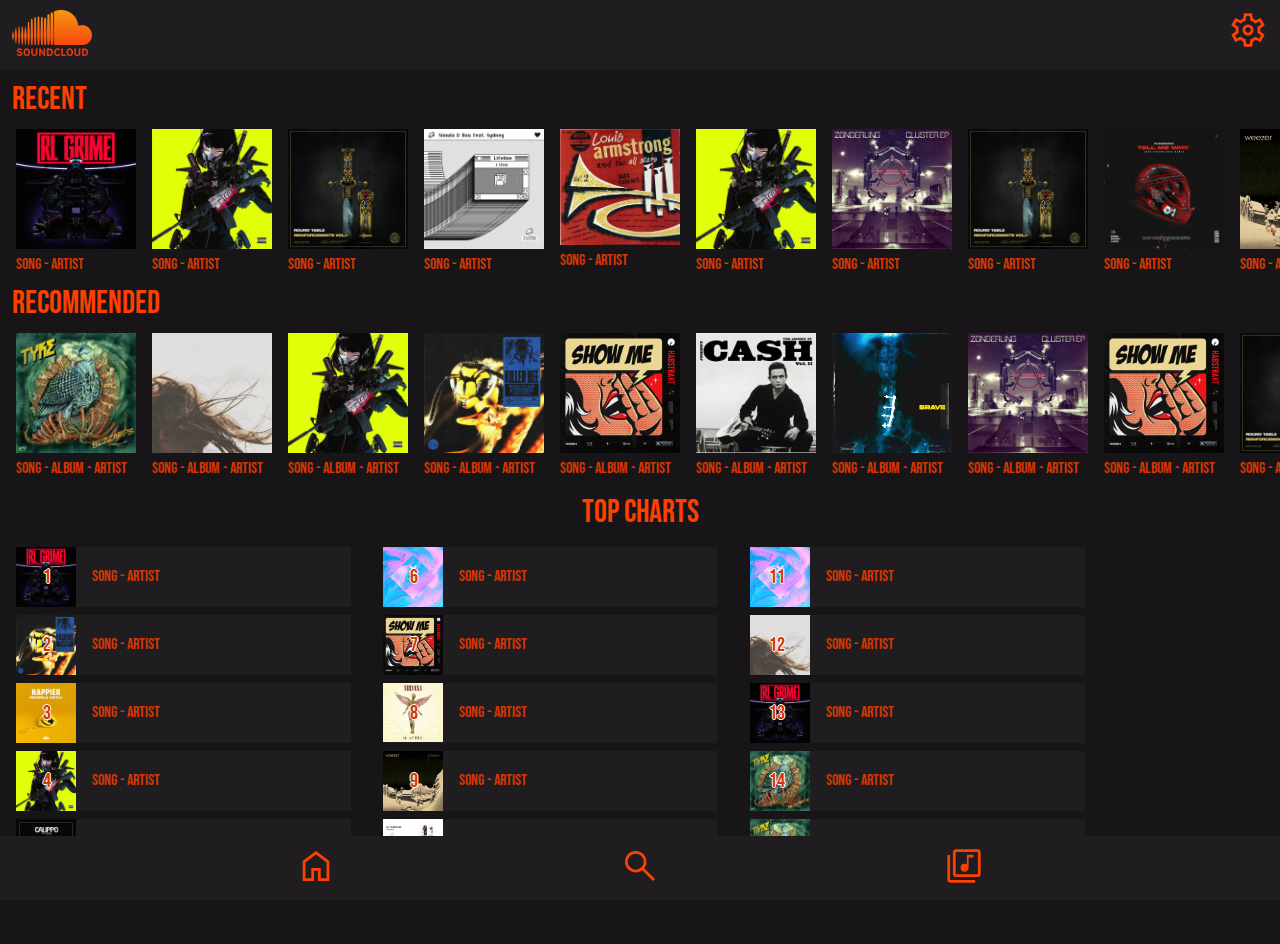
<file: index.html>
<!DOCTYPE html>
<html lang="en">

<head>
  <meta charset="UTF-8">
  <meta http-equiv="X-UA-Compatible" content="IE=edge">
  <meta name="viewport" content="width=device-width, initial-scale=1.0">
  <title>SoundCloud</title>
  <link rel="stylesheet" href="./css/main.css">
  <link rel="stylesheet" href="./css/search.css">
  <link rel="icon" type="image/png" href="images/favicon (5).ico">

  <link rel="preconnect" href="https://fonts.googleapis.com">
  <link rel="preconnect" href="https://fonts.gstatic.com" crossorigin>
  <link href="https://fonts.googleapis.com/css2?family=Creepster&display=swap" rel="stylesheet">

  <link rel="preconnect" href="https://fonts.googleapis.com">
  <link rel="preconnect" href="https://fonts.gstatic.com" crossorigin>
  <link href="https://fonts.googleapis.com/css2?family=Bebas+Neue&display=swap" rel="stylesheet">
</head>


<body>

  <header>

    <a href="index.html"><img class="logo" src="/images/SClogo.png" alt="Logo"></a>
    <a href="settings.html"><img class="icon" src="/icons/settings.svg" alt="settings"></a>

  </header>

  <div class="contentContainer">
    <div class="disTxt">
      Recent
    </div>
  
    <div class="Recommended">
      <div class="display">
        <a href="song.html">
          <img class="cover albumImage" alt="album cover">
        </a>
        <p>Song - artist</p>
      </div>    
      <div class="display">
        <a href="song.html">
          <img class="cover albumImage" alt="album cover">
        </a>
        <p>Song - artist</p>
      </div>
      <div class="display">
        <a href="song.html">
          <img class="cover albumImage" alt="album cover">
        </a>
        <p>Song - artist</p>
      </div>
      <div class="display">
        <a href="song.html">
          <img class="cover albumImage" alt="album cover">
        </a>
        <p>Song - artist</p>
      </div>
      <div class="display">
        <a href="song.html">
          <img class="cover albumImage" alt="album cover">
        </a>
        <p>Song - artist</p>
      </div>
      <div class="display">
        <a href="song.html">
          <img class="cover albumImage" alt="album cover">
        </a>
        <p>Song - artist</p>
      </div>
      <div class="display">
        <a href="song.html">
          <img class="cover albumImage" alt="album cover">
        </a>
        <p>Song - artist</p>
      </div>
      <div class="display">
        <a href="song.html">
          <img class="cover albumImage" alt="album cover">
        </a>
        <p>Song - artist</p>
      </div>
      <div class="display">
        <a href="song.html">
          <img class="cover albumImage" alt="album cover">
        </a>
        <p>Song - artist</p>
      </div>
      <div class="display">
        <a href="song.html">
          <img class="cover albumImage" alt="album cover">
        </a>
        <p>Song - artist</p>
      </div>
    </div>
  
    <div class="disTxt">
      Recommended
    </div>
  
    <div class="Recommended">
      <div class="display">
        <a href="playlist.html">
         <img class="cover albumImage" alt="album cover">
         </a>
        <p>Song - album - artist</p>
      </div>
      <div class="display">
        <a href="playlist.html">
         <img class="cover albumImage" alt="album cover">
         </a>
        <p>Song - album - artist</p>
      </div>
      <div class="display">
        <a href="playlist.html">
         <img class="cover albumImage" alt="album cover">
         </a>
        <p>Song - album - artist</p>
      </div>
      <div class="display">
        <a href="playlist.html">
         <img class="cover albumImage" alt="album cover">
         </a>
        <p>Song - album - artist</p>
      </div>
      <div class="display">
        <a href="playlist.html">
         <img class="cover albumImage" alt="album cover">
         </a>
        <p>Song - album - artist</p>
      </div>
      <div class="display">
        <a href="playlist.html">
         <img class="cover albumImage" alt="album cover">
         </a>
        <p>Song - album - artist</p>
      </div>
      <div class="display">
        <a href="playlist.html">
         <img class="cover albumImage" alt="album cover">
         </a>
        <p>Song - album - artist</p>
      </div>
      <div class="display">
        <a href="playlist.html">
         <img class="cover albumImage" alt="album cover">
         </a>
        <p>Song - album - artist</p>
      </div>
      <div class="display">
        <a href="playlist.html">
         <img class="cover albumImage" alt="album cover">
         </a>
        <p>Song - album - artist</p>
      </div>
      <div class="display">
        <a href="playlist.html">
         <img class="cover albumImage" alt="album cover">
         </a>
        <p>Song - album - artist</p>
      </div>
    </div>
  
    <div class="centTxt">
      Top Charts
    </div>
  
    <div class="topChart">
      <div class="chartRow">
      <a href="song.html" class="secretLink">
       <div class="track">
          <img class="smallCover albumImage" alt="album cover">
          <p>Song - artist</p>
          <p class="posNum">1</p>
        </div>
      </a>
      <a href="song.html" class="secretLink">
        <div class="track">
           <img class="smallCover albumImage" alt="album cover">
           <p>Song - artist</p>
           <p class="posNum">2</p>
         </div>
       </a>
       <a href="song.html" class="secretLink">
        <div class="track">
           <img class="smallCover albumImage" alt="album cover">
           <p>Song - artist</p>
           <p class="posNum">3</p>
         </div>
       </a>
       <a href="song.html" class="secretLink">
        <div class="track">
           <img class="smallCover albumImage" alt="album cover">
           <p>Song - artist</p>
           <p class="posNum">4</p>
         </div>
       </a>
       <a href="song.html" class="secretLink">
        <div class="track">
           <img class="smallCover albumImage" alt="album cover">
           <p>Song - artist</p>
           <p class="posNum">5</p>
         </div>
       </a>
      </div>
      <div class="chartRow">
        <a href="song.html" class="secretLink">
          <div class="track">
             <img class="smallCover albumImage" alt="album cover">
             <p>Song - artist</p>
             <p class="posNum">6</p>
           </div>
         </a>
         <a href="song.html" class="secretLink">
          <div class="track">
             <img class="smallCover albumImage" alt="album cover">
             <p>Song - artist</p>
             <p class="posNum">7</p>
           </div>
         </a>
         <a href="song.html" class="secretLink">
          <div class="track">
             <img class="smallCover albumImage" alt="album cover">
             <p>Song - artist</p>
             <p class="posNum">8</p>
           </div>
         </a>
         <a href="song.html" class="secretLink">
          <div class="track">
             <img class="smallCover albumImage" alt="album cover">
             <p>Song - artist</p>
             <p class="posNum">9</p>
           </div>
         </a>
         <a href="song.html" class="secretLink">
          <div class="track">
             <img class="smallCover albumImage" alt="album cover">
             <p>Song - artist</p>
             <p class="posNum">10</p>
           </div>
         </a>
      </div>
      <div class="chartRow">
        <a href="song.html" class="secretLink">
          <div class="track">
             <img class="smallCover albumImage" alt="album cover">
             <p>Song - artist</p>
             <p class="posNum">11</p>
           </div>
         </a>
         <a href="song.html" class="secretLink">
          <div class="track">
             <img class="smallCover albumImage" alt="album cover">
             <p>Song - artist</p>
             <p class="posNum">12</p>
           </div>
         </a>
         <a href="song.html" class="secretLink">
          <div class="track">
             <img class="smallCover albumImage" alt="album cover">
             <p>Song - artist</p>
             <p class="posNum">13</p>
           </div>
         </a>
         <a href="song.html" class="secretLink">
          <div class="track">
             <img class="smallCover albumImage" alt="album cover">
             <p>Song - artist</p>
             <p class="posNum">14</p>
           </div>
         </a>
         <a href="song.html" class="secretLink">
          <div class="track">
             <img class="smallCover albumImage" alt="album cover">
             <p>Song - artist</p>
             <p class="posNum">15</p>
           </div>
         </a>
      </div>
    </div>
  </div>

  <footer>

    <a href="index.html"><img class="icon" src="/icons/home.svg" alt="home"></a>
    <a href="search.html"><img class="icon" src="/icons/search.svg" alt="search"></a>
    <a href="library.html"><img class="icon" src="/icons/library_music.svg" alt="library"></a>


  </footer>


</body>

<script src="script.js"></script>

</html>
</file>
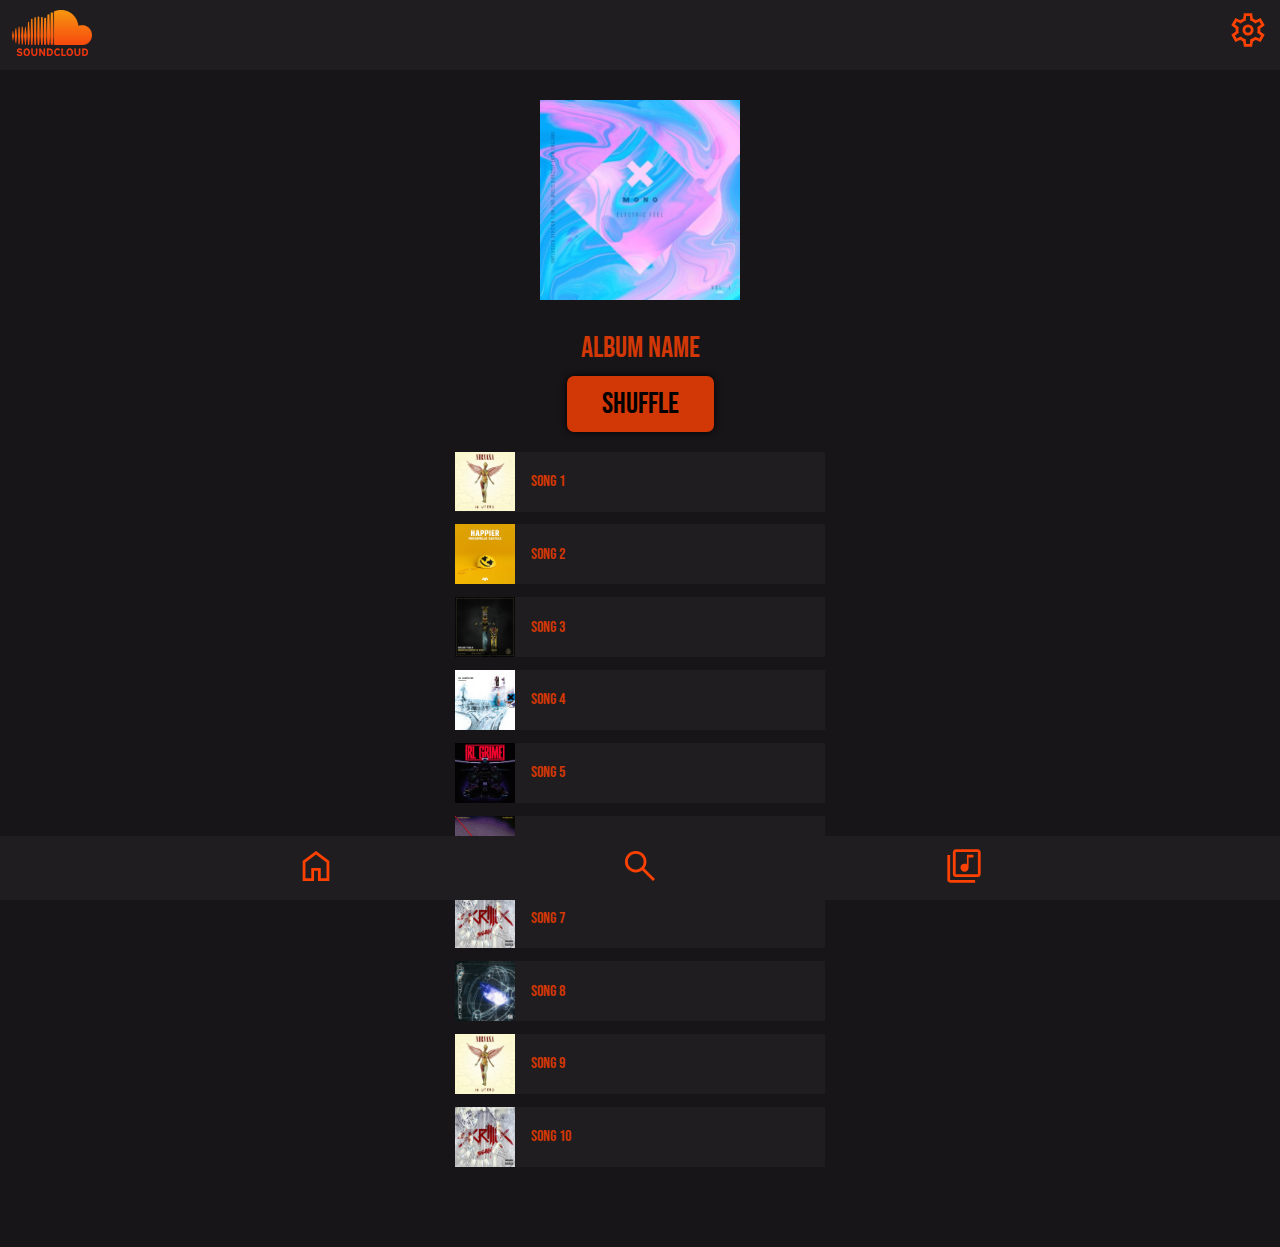
<file: album.html>
<!DOCTYPE html>
<html lang="en">

<head>
  <meta charset="UTF-8">
  <meta http-equiv="X-UA-Compatible" content="IE=edge">
  <meta name="viewport" content="width=device-width, initial-scale=1.0">
  <title>SoundCloud</title>
  <link rel="stylesheet" href="./css/main.css">
  <link rel="stylesheet" href="./css/playlist.css">
  <link rel="icon" type="image/png" href="images/favicon (5).ico">

  <link rel="preconnect" href="https://fonts.googleapis.com">
  <link rel="preconnect" href="https://fonts.gstatic.com" crossorigin>
  <link href="https://fonts.googleapis.com/css2?family=Creepster&display=swap" rel="stylesheet">

  <link rel="preconnect" href="https://fonts.googleapis.com">
  <link rel="preconnect" href="https://fonts.gstatic.com" crossorigin>
  <link href="https://fonts.googleapis.com/css2?family=Bebas+Neue&display=swap" rel="stylesheet">
</head>


<body>

  <header>

    <a href="index.html"><img class="logo" src="/images/SClogo.png" alt="Logo"></a>
    <a href="settings.html"><img class="icon" src="/icons/settings.svg" alt="settings"></a>

  </header>

  <div class=curPly>
<img class="playing albumImage" alt="album cover">

 <div class="songName">
        Album name
    </div>
<a href="song.html" class="secretLink"> 
  <div class="shuffle">
    Shuffle
  </div>
</a>
</div>  


  <div class="libList">
    <a href="song.html" class="secretLink">
        <div class="libSto">
            <img class="smallCover albumImage" alt="album cover">
            <p>Song 1</p>
        </div>
    </a>
    <a href="song.html" class="secretLink">
        <div class="libSto">
            <img class="smallCover albumImage" alt="album cover">
            <p>Song 2</p>
        </div>
    </a>
    <a href="song.html" class="secretLink">
        <div class="libSto">
            <img class="smallCover albumImage" alt="album cover">
            <p>Song 3</p>
        </div>
    </a>
    <a href="song.html" class="secretLink">
        <div class="libSto">
            <img class="smallCover albumImage" alt="album cover">
            <p>Song 4</p>
        </div>
    </a>
    <a href="song.html" class="secretLink">
        <div class="libSto">
            <img class="smallCover albumImage" alt="album cover">
            <p>Song 5</p>
        </div>
    </a>
    <a href="song.html" class="secretLink">
        <div class="libSto">
            <img class="smallCover albumImage" alt="album cover">
            <p>Song 6</p>
        </div>
    </a>
    <a href="song.html" class="secretLink">
        <div class="libSto">
            <img class="smallCover albumImage" alt="album cover">
            <p>Song 7</p>
        </div>
    </a>
    <a href="song.html" class="secretLink">
        <div class="libSto">
            <img class="smallCover albumImage" alt="album cover">
            <p>Song 8</p>
        </div>
    </a>
    <a href="song.html" class="secretLink">
        <div class="libSto">
            <img class="smallCover albumImage" alt="album cover">
            <p>Song 9</p>
        </div>
    </a>
    <a href="song.html" class="secretLink">
        <div class="libSto">
            <img class="smallCover albumImage" alt="album cover">
            <p>Song 10</p>
        </div>
    </a>
    
</div>


  <footer>

    <a href="index.html"><img class="icon" src="/icons/home.svg" alt="home"></a>
    <a href="search.html"><img class="icon" src="/icons/search.svg" alt="search"></a>
    <a href="library.html"><img class="icon" src="/icons/library_music.svg" alt="library"></a>


  </footer>


</body>

<script src="script.js"></script>

</html>
</file>
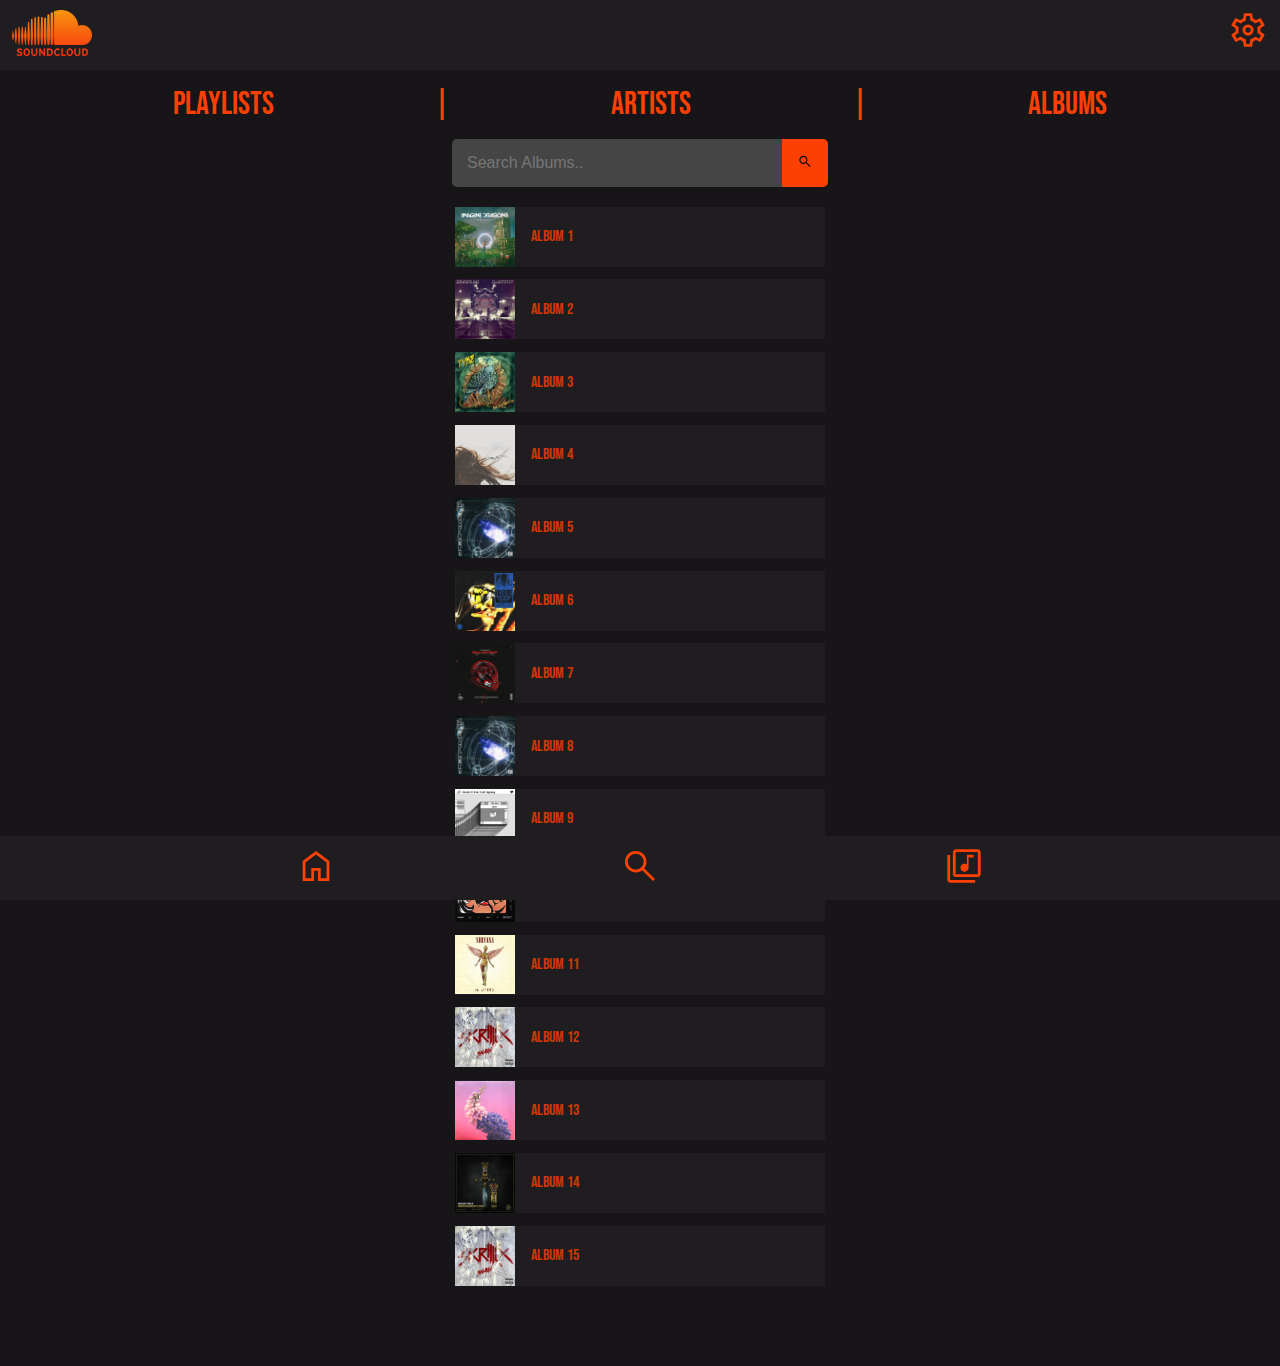
<file: albums.html>
<!DOCTYPE html>
<html lang="en">

<head>
  <meta charset="UTF-8">
  <meta http-equiv="X-UA-Compatible" content="IE=edge">
  <meta name="viewport" content="width=device-width, initial-scale=1.0">
  <title>SoundCloud</title>
  <link rel="stylesheet" href="./css/main.css">
  <link rel="stylesheet" href="./css/library.css">
  <link rel="icon" type="image/png" href="images/favicon (5).ico">

  <link rel="preconnect" href="https://fonts.googleapis.com">
  <link rel="preconnect" href="https://fonts.gstatic.com" crossorigin>
  <link href="https://fonts.googleapis.com/css2?family=Creepster&display=swap" rel="stylesheet">

  <link rel="preconnect" href="https://fonts.googleapis.com">
  <link rel="preconnect" href="https://fonts.gstatic.com" crossorigin>
  <link href="https://fonts.googleapis.com/css2?family=Bebas+Neue&display=swap" rel="stylesheet">
</head>


<body>

    <header>

        <a href="index.html"><img class="logo" src="/images/SClogo.png" alt="Logo"></a>
        <a href="settings.html"><img class="icon" src="/icons/settings.svg" alt="settings"></a>
    
    </header>

    <div class="libDir">
        <div class="playlist">
            <a href="library.html" class="secretLink">Playlists</a> 
        </div>
    |
        <div class="artists">
            <a href="artists.html" class="secretLink">Artists</a>  
        </div>
    |
        <div class="albums">
            <a href="albums.html" class="secretLink">Albums</a>
        </div>
    </div>
      
    <div class="search-container">
        <form>
          <input type="text" placeholder="Search Albums..">
          <button type="submit"><img src="icons/search.svg" alt="Search"></button>
        </form>
    </div>




    <div class="libList">
      <a href="album.html" class="secretLink">
        <div class="libSto">
          <img class="smallCover albumImage" alt="album cover">
          <p>Album 1</p>
        </div>
      </a>
      <a href="album.html" class="secretLink">
        <div class="libSto">
          <img class="smallCover albumImage" alt="album cover">
          <p>Album 2</p>
        </div>
      </a>
      <a href="album.html" class="secretLink">
        <div class="libSto">
          <img class="smallCover albumImage" alt="album cover">
          <p>Album 3</p>
        </div>
      </a>
      <a href="album.html" class="secretLink">
        <div class="libSto">
          <img class="smallCover albumImage" alt="album cover">
          <p>Album 4</p>
        </div>
      </a>
      <a href="album.html" class="secretLink">
        <div class="libSto">
          <img class="smallCover albumImage" alt="album cover">
          <p>Album 5</p>
        </div>
      </a>
      <a href="album.html" class="secretLink">
        <div class="libSto">
          <img class="smallCover albumImage" alt="album cover">
          <p>Album 6</p>
        </div>
      </a>
      <a href="album.html" class="secretLink">
        <div class="libSto">
          <img class="smallCover albumImage" alt="album cover">
          <p>Album 7</p>
        </div>
      </a>
      <a href="album.html" class="secretLink">
        <div class="libSto">
          <img class="smallCover albumImage" alt="album cover">
          <p>Album 8</p>
        </div>
      </a>
      <a href="album.html" class="secretLink">
        <div class="libSto">
          <img class="smallCover albumImage" alt="album cover">
          <p>Album 9</p>
        </div>
      </a>
      <a href="album.html" class="secretLink">
        <div class="libSto">
          <img class="smallCover albumImage" alt="album cover">
          <p>Album 10</p>
        </div>
      </a>
      <a href="album.html" class="secretLink">
        <div class="libSto">
          <img class="smallCover albumImage" alt="album cover">
          <p>Album 11</p>
        </div>
      </a>
      <a href="album.html" class="secretLink">
        <div class="libSto">
          <img class="smallCover albumImage" alt="album cover">
          <p>Album 12</p>
        </div>
      </a>
      <a href="album.html" class="secretLink">
        <div class="libSto">
          <img class="smallCover albumImage" alt="album cover">
          <p>Album 13</p>
        </div>
      </a>
      <a href="album.html" class="secretLink">
        <div class="libSto">
          <img class="smallCover albumImage" alt="album cover">
          <p>Album 14</p>
        </div>
      </a>
      <a href="album.html" class="secretLink">
        <div class="libSto">
          <img class="smallCover albumImage" alt="album cover">
          <p>Album 15</p>
        </div>
      </a>
      
</div>
       
         
       
    


    <footer>

        <a href="index.html"><img class="icon" src="/icons/home.svg" alt="home"></a>
        <a href="search.html"><img class="icon" src="/icons/search.svg" alt="search"></a>
        <a href="library.html"><img class="icon" src="/icons/library_music.svg" alt="library"></a>
    
    
      </footer>
    
    
</body>
    
    <script src="script.js"></script>
    
</html>
</file>
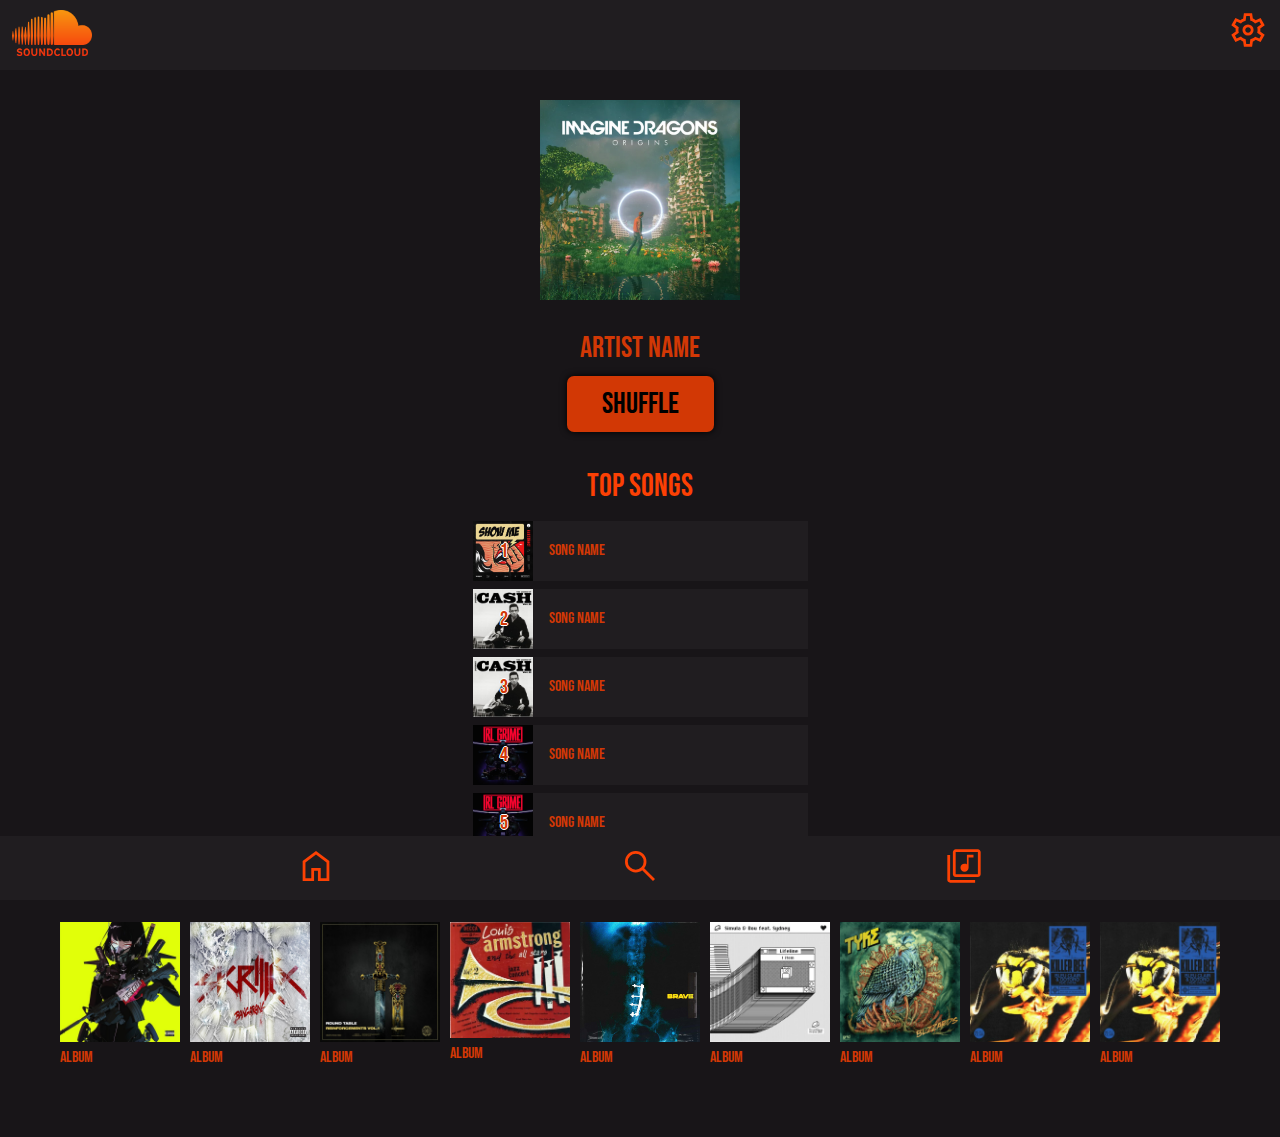
<file: artist.html>
<!DOCTYPE html>
<html lang="en">

<head>
  <meta charset="UTF-8">
  <meta http-equiv="X-UA-Compatible" content="IE=edge">
  <meta name="viewport" content="width=device-width, initial-scale=1.0">
  <title>SoundCloud</title>
  <link rel="stylesheet" href="./css/main.css">
  <link rel="stylesheet" href="./css/playlist.css">
  <link rel="icon" type="image/png" href="images/favicon (5).ico">

  <link rel="preconnect" href="https://fonts.googleapis.com">
  <link rel="preconnect" href="https://fonts.gstatic.com" crossorigin>
  <link href="https://fonts.googleapis.com/css2?family=Creepster&display=swap" rel="stylesheet">

  <link rel="preconnect" href="https://fonts.googleapis.com">
  <link rel="preconnect" href="https://fonts.gstatic.com" crossorigin>
  <link href="https://fonts.googleapis.com/css2?family=Bebas+Neue&display=swap" rel="stylesheet">
</head>


<body>

  <header>

    <a href="index.html"><img class="logo" src="/images/SClogo.png" alt="Logo"></a>
    <a href="settings.html"><img class="icon" src="/icons/settings.svg" alt="settings"></a>

  </header>

  <div class=curPly>
    <img class="playing albumImage" alt="album cover">
    
     <div class="songName">
            Artist name
        </div>
    <a href="song.html" class="secretLink"> 
      <div class="shuffle">
        Shuffle
      </div>
    </a>
    </div>  
    
    <div class="centTxt">
        Top songs
      </div>
    
      
        <div class="chartRowA">
        <a href="song.html" class="secretLink">
         <div class="trackA">
            <img class="smallCover albumImage" alt="album cover">
            <p>song name</p>
            <p class="posNum">1</p>
          </div>
        </a>
        <a href="song.html" class="secretLink">
          <div class="trackA">
             <img class="smallCover albumImage" alt="album cover">
             <p>song name</p>
             <p class="posNum">2</p>
           </div>
         </a>
         <a href="song.html" class="secretLink">
          <div class="trackA">
             <img class="smallCover albumImage" alt="album cover">
             <p>song name</p> 
             <p class="posNum">3</p>
           </div>
         </a>
         <a href="song.html" class="secretLink">
          <div class="trackA">
             <img class="smallCover albumImage" alt="album cover">
             <p>song name</p>
             <p class="posNum">4</p>
           </div>
         </a>
         <a href="song.html" class="secretLink">
          <div class="trackA">
             <img class="smallCover albumImage" alt="album cover">
             <p>song name</p>
             <p class="posNum">5</p>
           </div>
         </a> 
        </div>
    </div>

    <div class="centTxt">
        artists albums
      </div>

        <div class="Recommendedart">
            <div class="displayA"> 
              <a href="album.html" class="secretLink">
                <img class="cover albumImage" alt="album cover">
              </a>
              <p>Album</p>
            </div>   
            <div class="displayA">
              <a href="album.html" class="secretLink">
                <img class="cover albumImage" alt="album cover">
              </a>
              <p>Album</p>
            </div>
            <div class="displayA">
              <a href="album.html" class="secretLink">
                <img class="cover albumImage" alt="album cover">
              </a>
              <p>Album</p>
            </div>
            <div class="displayA">
              <a href="album.html" class="secretLink">
                <img class="cover albumImage" alt="album cover">
              </a>
              <p>Album</p>
            </div>
            <div class="displayA">
              <a href="album.html" class="secretLink">
                <img class="cover albumImage" alt="album cover">
              </a>
              <p>Album</p>
            </div>
            <div class="displayA">
              <a href="album.html" class="secretLink">
                <img class="cover albumImage" alt="album cover">
              </a>
              <p>Album</p>
            </div>
            <div class="displayA">
              <a href="album.html" class="secretLink">
                <img class="cover albumImage" alt="album cover">
              </a>
              <p>Album</p>
            </div>
            <div class="displayA">
              <a href="album.html" class="secretLink">
                <img class="cover albumImage" alt="album cover">
              </a>
              <p>Album</p>
            </div>
            <div class="displayA">
              <a href="album.html" class="secretLink">
                <img class="cover albumImage" alt="album cover">
              </a>
              <p>Album</p>
            </div>
        </div> 
   

   

  <footer>

    <a href="index.html"><img class="icon" src="/icons/home.svg" alt="home"></a>
    <a href="search.html"><img class="icon" src="/icons/search.svg" alt="search"></a>
    <a href="library.html"><img class="icon" src="/icons/library_music.svg" alt="library"></a>


  </footer>


</body>

<script src="script.js"></script>

</html>
</file>
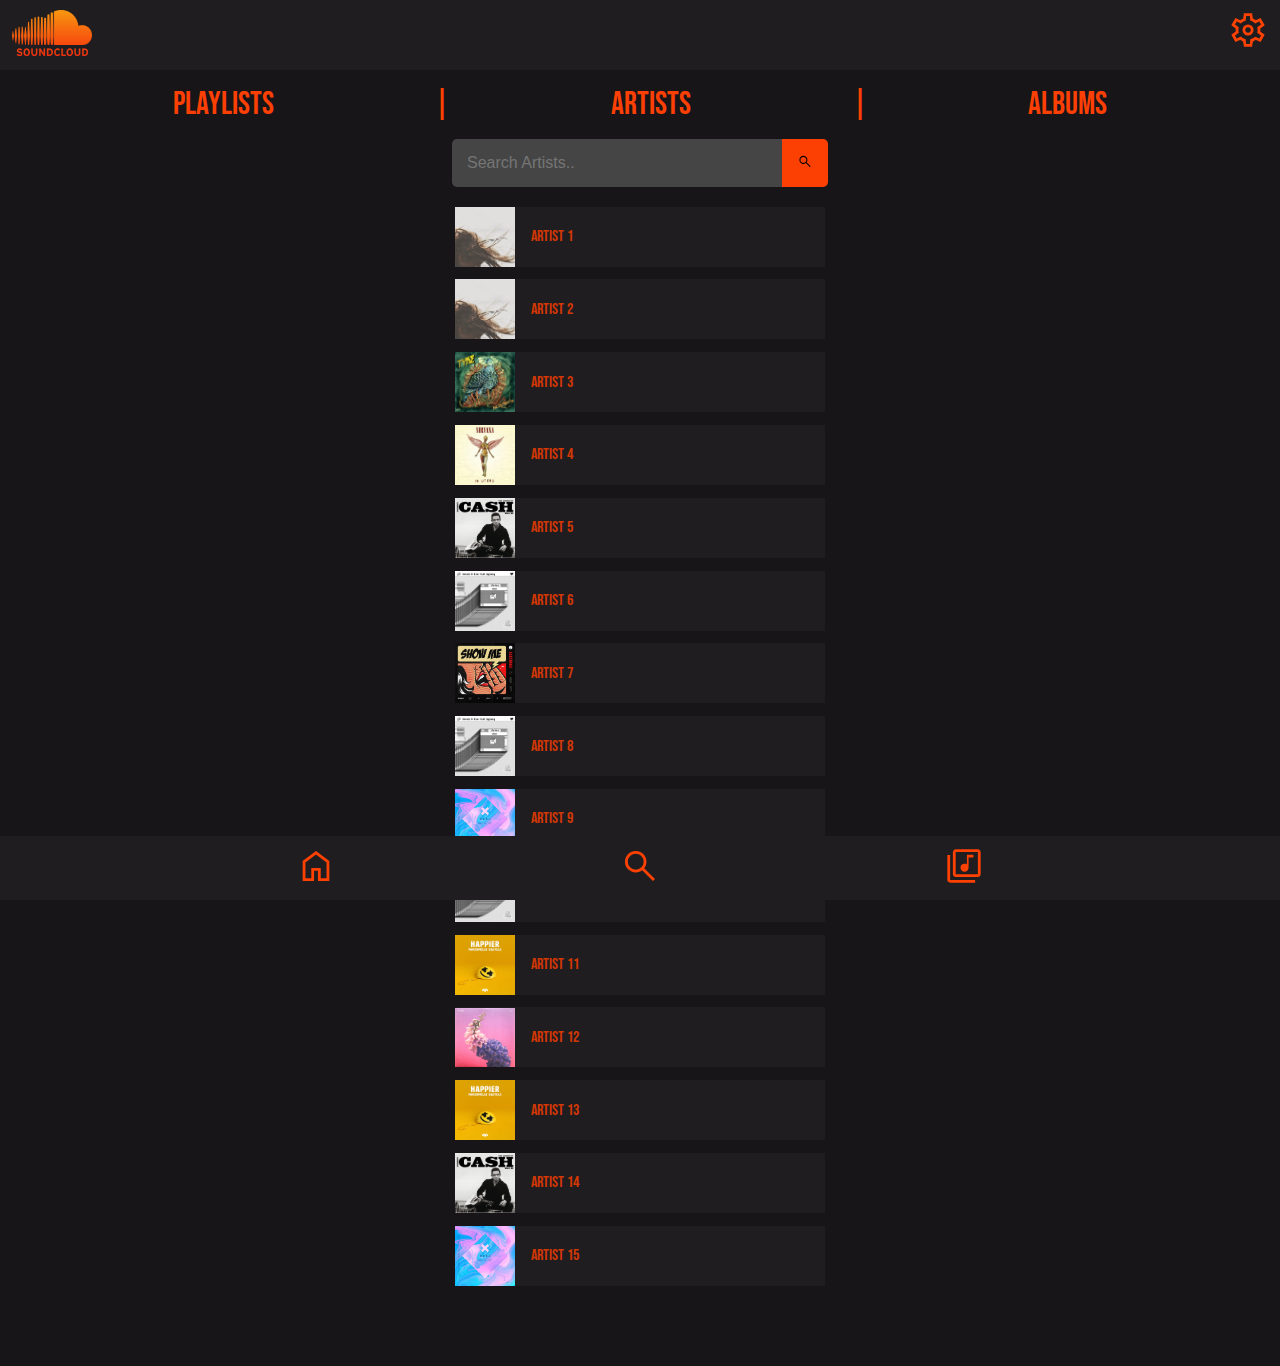
<file: artists.html>
<!DOCTYPE html>
<html lang="en">

<head>
  <meta charset="UTF-8">
  <meta http-equiv="X-UA-Compatible" content="IE=edge">
  <meta name="viewport" content="width=device-width, initial-scale=1.0">
  <title>SoundCloud</title>
  <link rel="stylesheet" href="./css/main.css">
  <link rel="stylesheet" href="./css/library.css">
  <link rel="icon" type="image/png" href="images/favicon (5).ico">

  <link rel="preconnect" href="https://fonts.googleapis.com">
  <link rel="preconnect" href="https://fonts.gstatic.com" crossorigin>
  <link href="https://fonts.googleapis.com/css2?family=Creepster&display=swap" rel="stylesheet">

  <link rel="preconnect" href="https://fonts.googleapis.com">
  <link rel="preconnect" href="https://fonts.gstatic.com" crossorigin>
  <link href="https://fonts.googleapis.com/css2?family=Bebas+Neue&display=swap" rel="stylesheet">
</head>


<body>

    <header>

        <a href="index.html"><img class="logo" src="/images/SClogo.png" alt="Logo"></a>
        <a href="settings.html"><img class="icon" src="/icons/settings.svg" alt="settings"></a>
    
    </header>

    <div class="libDir">
        <div class="playlist">
            <a href="library.html" class="secretLink">Playlists</a> 
        </div>
    |
        <div class="artists">
            <a href="artists.html" class="secretLink">Artists</a>  
        </div>
    |
        <div class="albums">
            <a href="albums.html" class="secretLink">Albums</a>
        </div>
    </div>
      
    <div class="search-container">
        <form>
          <input type="text" placeholder="Search Artists..">
          <button type="submit"><img src="icons/search.svg" alt="Search"></button>
        </form>
    </div>




    <div class="libList">
      <a href="artist.html" class="secretLink">
        <div class="libSto">
          <img class="smallCover albumImage" alt="album cover">
          <p>Artist 1</p>
        </div>
      </a>
      <a href="artist.html" class="secretLink">
        <div class="libSto">
          <img class="smallCover albumImage" alt="album cover">
          <p>Artist 2</p>
        </div>
      </a>
      <a href="artist.html" class="secretLink">
        <div class="libSto">
          <img class="smallCover albumImage" alt="album cover">
          <p>Artist 3</p>
        </div>
      </a>
      <a href="artist.html" class="secretLink">
        <div class="libSto">
          <img class="smallCover albumImage" alt="album cover">
          <p>Artist 4</p>
        </div>
      </a>
      <a href="artist.html" class="secretLink">
        <div class="libSto">
          <img class="smallCover albumImage" alt="album cover">
          <p>Artist 5</p>
        </div>
      </a>
      <a href="artist.html" class="secretLink">
        <div class="libSto">
          <img class="smallCover albumImage" alt="album cover">
          <p>Artist 6</p>
        </div>
      </a>
      <a href="artist.html" class="secretLink">
        <div class="libSto">
          <img class="smallCover albumImage" alt="album cover">
          <p>Artist 7</p>
        </div>
      </a>
      <a href="artist.html" class="secretLink">
        <div class="libSto">
          <img class="smallCover albumImage" alt="album cover">
          <p>Artist 8</p>
        </div>
      </a>
      <a href="artist.html" class="secretLink">
        <div class="libSto">
          <img class="smallCover albumImage" alt="album cover">
          <p>Artist 9</p>
        </div>
      </a>
      <a href="artist.html" class="secretLink">
        <div class="libSto">
          <img class="smallCover albumImage" alt="album cover">
          <p>Artist 10</p>
        </div>
      </a>
      <a href="artist.html" class="secretLink">
        <div class="libSto">
          <img class="smallCover albumImage" alt="album cover">
          <p>Artist 11</p>
        </div>
      </a>
      <a href="artist.html" class="secretLink">
        <div class="libSto">
          <img class="smallCover albumImage" alt="album cover">
          <p>Artist 12</p>
        </div>
      </a>
      <a href="artist.html" class="secretLink">
        <div class="libSto">
          <img class="smallCover albumImage" alt="album cover">
          <p>Artist 13</p>
        </div>
      </a>
      <a href="artist.html" class="secretLink">
        <div class="libSto">
          <img class="smallCover albumImage" alt="album cover">
          <p>Artist 14</p>
        </div>
      </a>
      <a href="artist.html" class="secretLink">
        <div class="libSto">
          <img class="smallCover albumImage" alt="album cover">
          <p>Artist 15</p>
        </div>
      </a>
      
</div>
       
         
       
    


    <footer>

        <a href="index.html"><img class="icon" src="/icons/home.svg" alt="home"></a>
        <a href="search.html"><img class="icon" src="/icons/search.svg" alt="search"></a>
        <a href="library.html"><img class="icon" src="/icons/library_music.svg" alt="library"></a>
    
    
      </footer>
    
    
</body>
    
    <script src="script.js"></script>
    
</html>
</file>
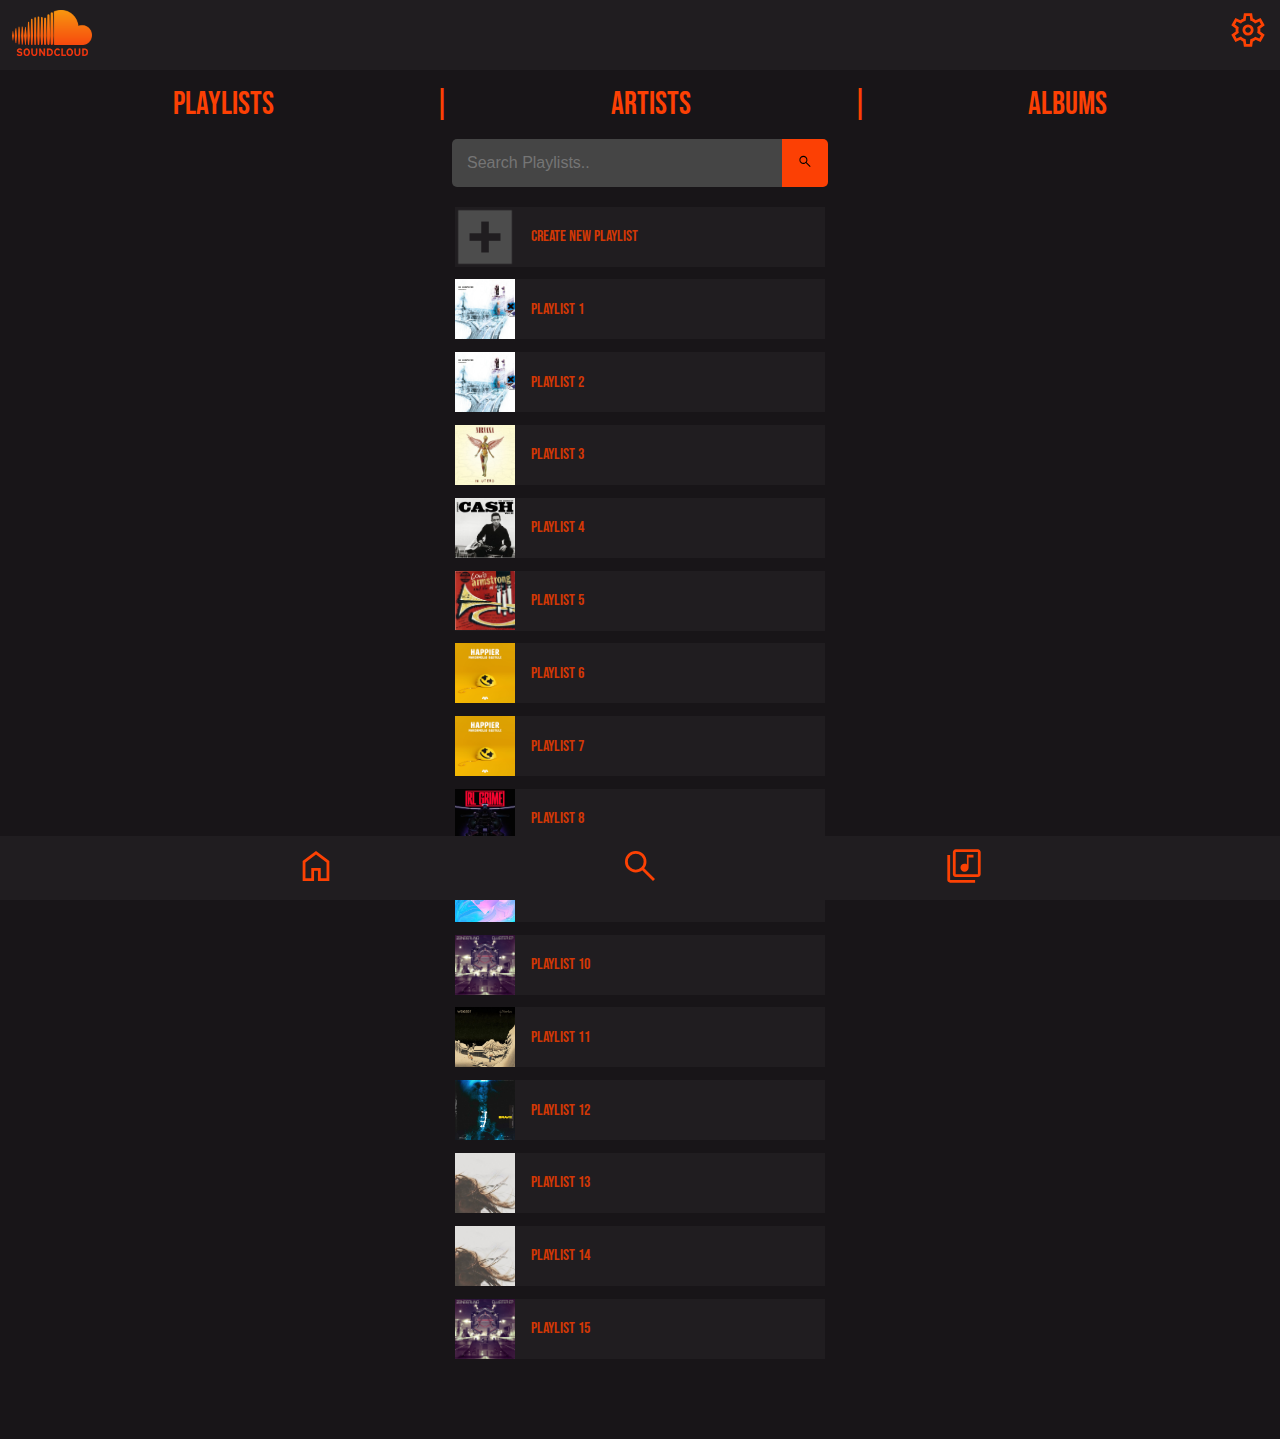
<file: library.html>
<!DOCTYPE html>
<html lang="en">

<head>
  <meta charset="UTF-8">
  <meta http-equiv="X-UA-Compatible" content="IE=edge">
  <meta name="viewport" content="width=device-width, initial-scale=1.0">
  <title>SoundCloud</title>
  <link rel="stylesheet" href="./css/main.css">
  <link rel="stylesheet" href="./css/library.css">
  <link rel="icon" type="image/png" href="images/favicon (5).ico">

  <link rel="preconnect" href="https://fonts.googleapis.com">
  <link rel="preconnect" href="https://fonts.gstatic.com" crossorigin>
  <link href="https://fonts.googleapis.com/css2?family=Creepster&display=swap" rel="stylesheet">

  <link rel="preconnect" href="https://fonts.googleapis.com">
  <link rel="preconnect" href="https://fonts.gstatic.com" crossorigin>
  <link href="https://fonts.googleapis.com/css2?family=Bebas+Neue&display=swap" rel="stylesheet">
</head>


<body>

    <header>

        <a href="index.html"><img class="logo" src="/images/SClogo.png" alt="Logo"></a>
        <a href="settings.html"><img class="icon" src="/icons/settings.svg" alt="settings"></a>
        
    </header>

    <div class="libDir">
        <div class="playlist">
            <a href="library.html" class="secretLink">Playlists</a> 
        </div>
    |
        <div class="artists">
            <a href="artists.html" class="secretLink">Artists</a>  
        </div>
    | 
        <div class="albums"> 
            <a href="albums.html" class="secretLink">Albums</a>
        </div>
    </div>
      
    <div class="search-container">
        <form>
          <input type="text" placeholder="Search Playlists..">
          <button type="submit"><img src="icons/search.svg" alt="Search"></button>
        </form>
    </div>




    <div class="libList">
          <div class="libSto">
            <img class="smallCoverAdd" src="/images/addplaylist.png" alt="album cover">
            <p>Create new playlist</p>
          </div>
          <a href="playlist.html" class="secretLink">
            <div class="libSto">
              <img class="smallCover albumImage" alt="album cover">
              <p>Playlist 1</p>
            </div>
          </a>
          <a href="playlist.html" class="secretLink">
            <div class="libSto">
              <img class="smallCover albumImage" alt="album cover">
              <p>Playlist 2</p>
            </div>
          </a>
          <a href="playlist.html" class="secretLink">
            <div class="libSto">
              <img class="smallCover albumImage" alt="album cover">
              <p>Playlist 3</p>
            </div>
          </a>
          <a href="playlist.html" class="secretLink">
            <div class="libSto">
              <img class="smallCover albumImage" alt="album cover">
              <p>Playlist 4</p>
            </div>
          </a>
          <a href="playlist.html" class="secretLink">
            <div class="libSto">
              <img class="smallCover albumImage" alt="album cover">
              <p>Playlist 5</p>
            </div>
          </a>
          <a href="playlist.html" class="secretLink">
            <div class="libSto">
              <img class="smallCover albumImage" alt="album cover">
              <p>Playlist 6</p>
            </div>
          </a>
          <a href="playlist.html" class="secretLink">
            <div class="libSto">
              <img class="smallCover albumImage" alt="album cover">
              <p>Playlist 7</p>
            </div>
          </a>
          <a href="playlist.html" class="secretLink">
            <div class="libSto">
              <img class="smallCover albumImage" alt="album cover">
              <p>Playlist 8</p>
            </div>
          </a>
          <a href="playlist.html" class="secretLink">
            <div class="libSto">
              <img class="smallCover albumImage" alt="album cover">
              <p>Playlist 9</p>
            </div>
          </a>
          <a href="playlist.html" class="secretLink">
            <div class="libSto">
              <img class="smallCover albumImage" alt="album cover">
              <p>Playlist 10</p>
            </div>
          </a>
          <a href="playlist.html" class="secretLink">
            <div class="libSto">
              <img class="smallCover albumImage" alt="album cover">
              <p>Playlist 11</p>
            </div>
          </a>
          <a href="playlist.html" class="secretLink">
            <div class="libSto">
              <img class="smallCover albumImage" alt="album cover">
              <p>Playlist 12</p>
            </div>
          </a>
          <a href="playlist.html" class="secretLink">
            <div class="libSto">
              <img class="smallCover albumImage" alt="album cover">
              <p>Playlist 13</p>
            </div>
          </a>
          <a href="playlist.html" class="secretLink">
            <div class="libSto">
              <img class="smallCover albumImage" alt="album cover">
              <p>Playlist 14</p>
            </div>
          </a>
          <a href="playlist.html" class="secretLink">
            <div class="libSto">
              <img class="smallCover albumImage" alt="album cover">
              <p>Playlist 15</p>
            </div>
          </a>
          
    </div>
       
         
       
    


    <footer>

        <a href="index.html"><img class="icon" src="/icons/home.svg" alt="home"></a>
        <a href="search.html"><img class="icon" src="/icons/search.svg" alt="search"></a>
        <a href="library.html"><img class="icon" src="/icons/library_music.svg" alt="library"></a>
    
    
      </footer>
    
    
</body>
    
    <script src="script.js"></script>
    
</html>
</file>
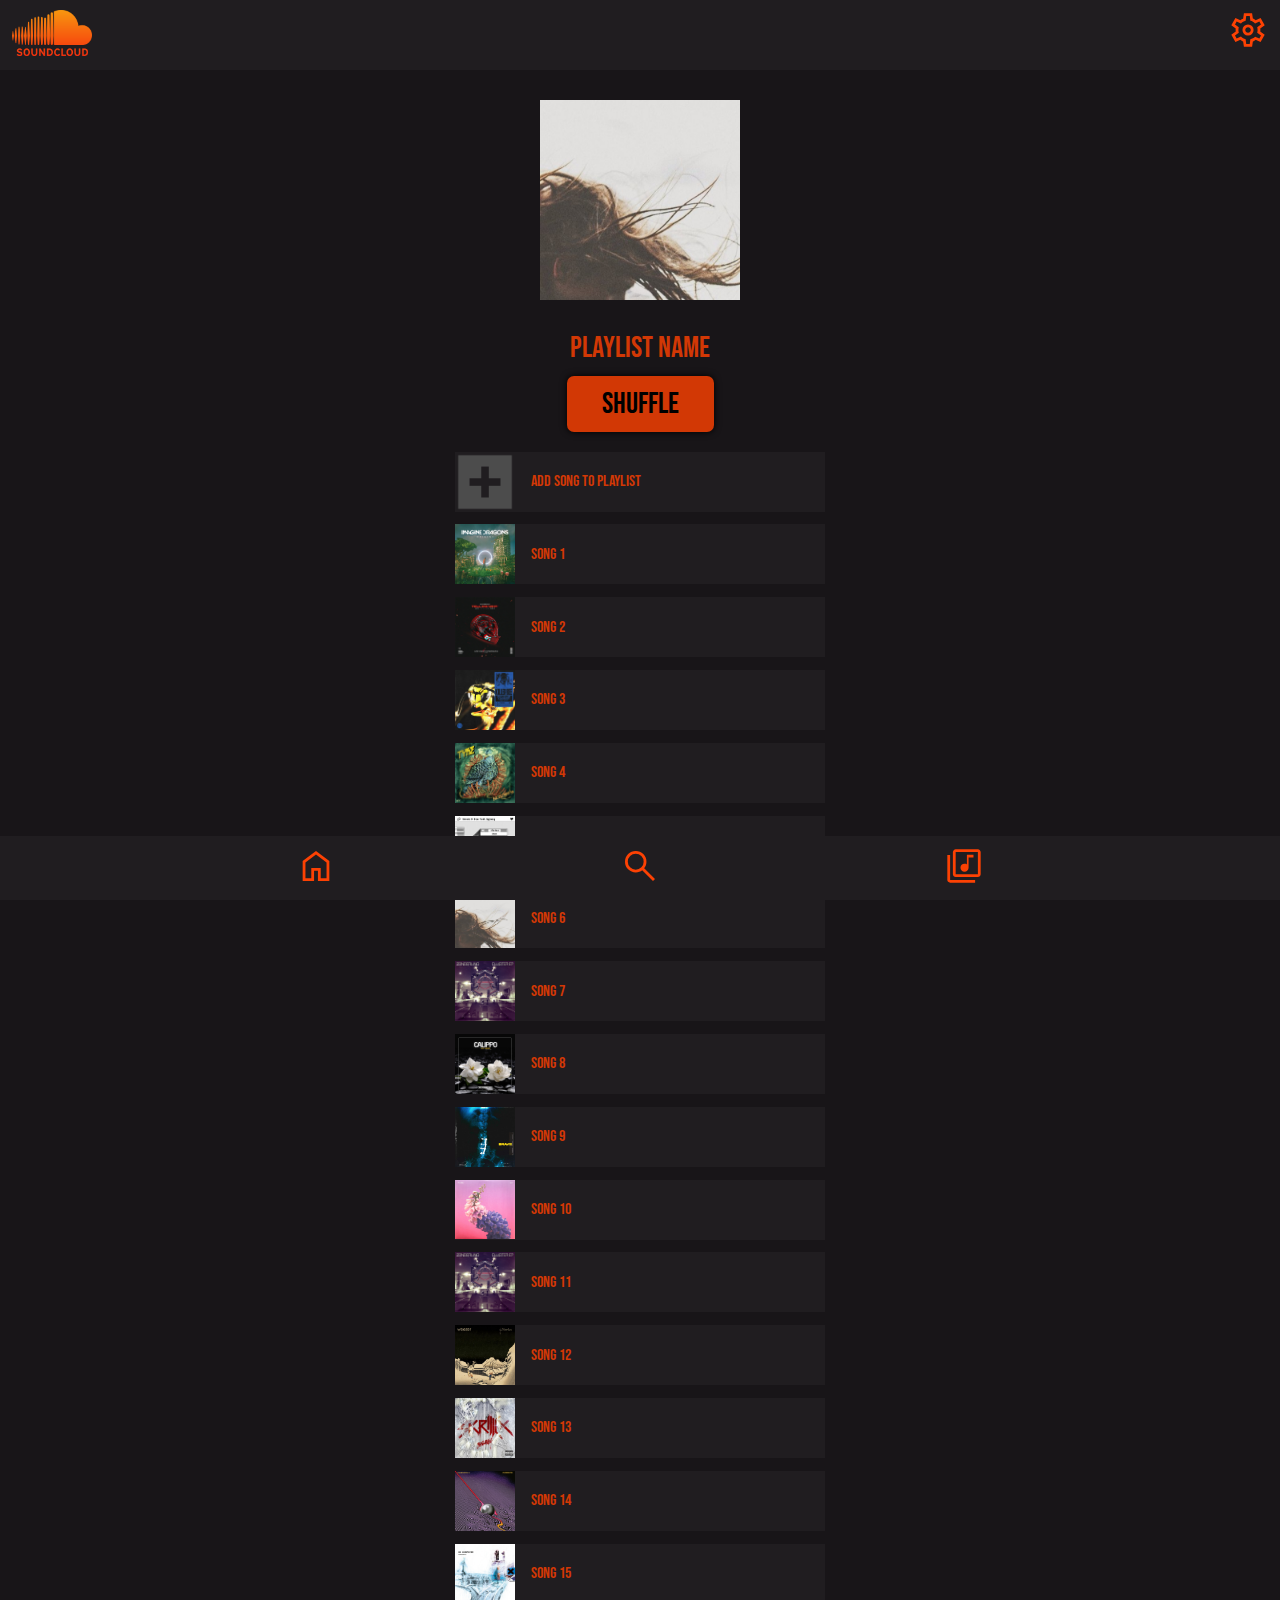
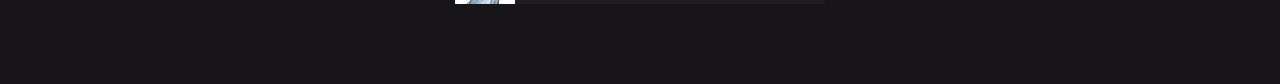
<file: playlist.html>
<!DOCTYPE html>
<html lang="en">

<head>
  <meta charset="UTF-8">
  <meta http-equiv="X-UA-Compatible" content="IE=edge">
  <meta name="viewport" content="width=device-width, initial-scale=1.0">
  <title>SoundCloud</title>
  <link rel="stylesheet" href="./css/main.css">
  <link rel="stylesheet" href="./css/playlist.css">
  <link rel="icon" type="image/png" href="images/favicon (5).ico">

  <link rel="preconnect" href="https://fonts.googleapis.com">
  <link rel="preconnect" href="https://fonts.gstatic.com" crossorigin>
  <link href="https://fonts.googleapis.com/css2?family=Creepster&display=swap" rel="stylesheet">

  <link rel="preconnect" href="https://fonts.googleapis.com">
  <link rel="preconnect" href="https://fonts.gstatic.com" crossorigin>
  <link href="https://fonts.googleapis.com/css2?family=Bebas+Neue&display=swap" rel="stylesheet">
</head>


<body>

  <header>

    <a href="index.html"><img class="logo" src="/images/SClogo.png" alt="Logo"></a>
    <a href="settings.html"><img class="icon" src="/icons/settings.svg" alt="settings"></a>

  </header>

  <div class=curPly>
<img class="playing albumImage" alt="album cover">

 <div class="songName">
        playlist name
    </div>
<a href="song.html" class="secretLink"> 
  <div class="shuffle">
    Shuffle
  </div>
</a>
</div>  


  <div class="libList">
    <div class="libSto">
      <img class="smallCoverAdd" src="/images/addplaylist.png" alt="album cover">
      <p>Add song to playlist</p>
    </div>
    <a href="song.html" class="secretLink">
        <div class="libSto">
            <img class="smallCover albumImage" alt="album cover">
            <p>Song 1</p>
        </div>
    </a>
    <a href="song.html" class="secretLink">
        <div class="libSto">
            <img class="smallCover albumImage" alt="album cover">
            <p>Song 2</p>
        </div>
    </a>
    <a href="song.html" class="secretLink">
        <div class="libSto">
            <img class="smallCover albumImage" alt="album cover">
            <p>Song 3</p>
        </div>
    </a>
    <a href="song.html" class="secretLink">
        <div class="libSto">
            <img class="smallCover albumImage" alt="album cover">
            <p>Song 4</p>
        </div>
    </a>
    <a href="song.html" class="secretLink">
        <div class="libSto">
            <img class="smallCover albumImage" alt="album cover">
            <p>Song 5</p>
        </div>
    </a>
    <a href="song.html" class="secretLink">
        <div class="libSto">
            <img class="smallCover albumImage" alt="album cover">
            <p>Song 6</p>
        </div>
    </a>
    <a href="song.html" class="secretLink">
        <div class="libSto">
            <img class="smallCover albumImage" alt="album cover">
            <p>Song 7</p>
        </div>
    </a>
    <a href="song.html" class="secretLink">
        <div class="libSto">
            <img class="smallCover albumImage" alt="album cover">
            <p>Song 8</p>
        </div>
    </a>
    <a href="song.html" class="secretLink">
        <div class="libSto">
            <img class="smallCover albumImage" alt="album cover">
            <p>Song 9</p>
        </div>
    </a>
    <a href="song.html" class="secretLink">
        <div class="libSto">
            <img class="smallCover albumImage" alt="album cover">
            <p>Song 10</p>
        </div>
    </a>
    <a href="song.html" class="secretLink">
        <div class="libSto">
            <img class="smallCover albumImage" alt="album cover">
            <p>Song 11</p>
        </div>
    </a>
    <a href="song.html" class="secretLink">
        <div class="libSto">
            <img class="smallCover albumImage" alt="album cover">
            <p>Song 12</p>
        </div>
    </a>
    <a href="song.html" class="secretLink">
        <div class="libSto">
            <img class="smallCover albumImage" alt="album cover">
            <p>Song 13</p>
        </div>
    </a>
    <a href="song.html" class="secretLink">
        <div class="libSto">
            <img class="smallCover albumImage" alt="album cover">
            <p>Song 14</p>
        </div>
    </a>
    <a href="song.html" class="secretLink">
        <div class="libSto">
            <img class="smallCover albumImage" alt="album cover">
            <p>Song 15</p>
        </div>
    </a>
    
</div>


  <footer>

    <a href="index.html"><img class="icon" src="/icons/home.svg" alt="home"></a>
    <a href="search.html"><img class="icon" src="/icons/search.svg" alt="search"></a>
    <a href="library.html"><img class="icon" src="/icons/library_music.svg" alt="library"></a>


  </footer>


</body>

<script src="script.js"></script>

</html>
</file>
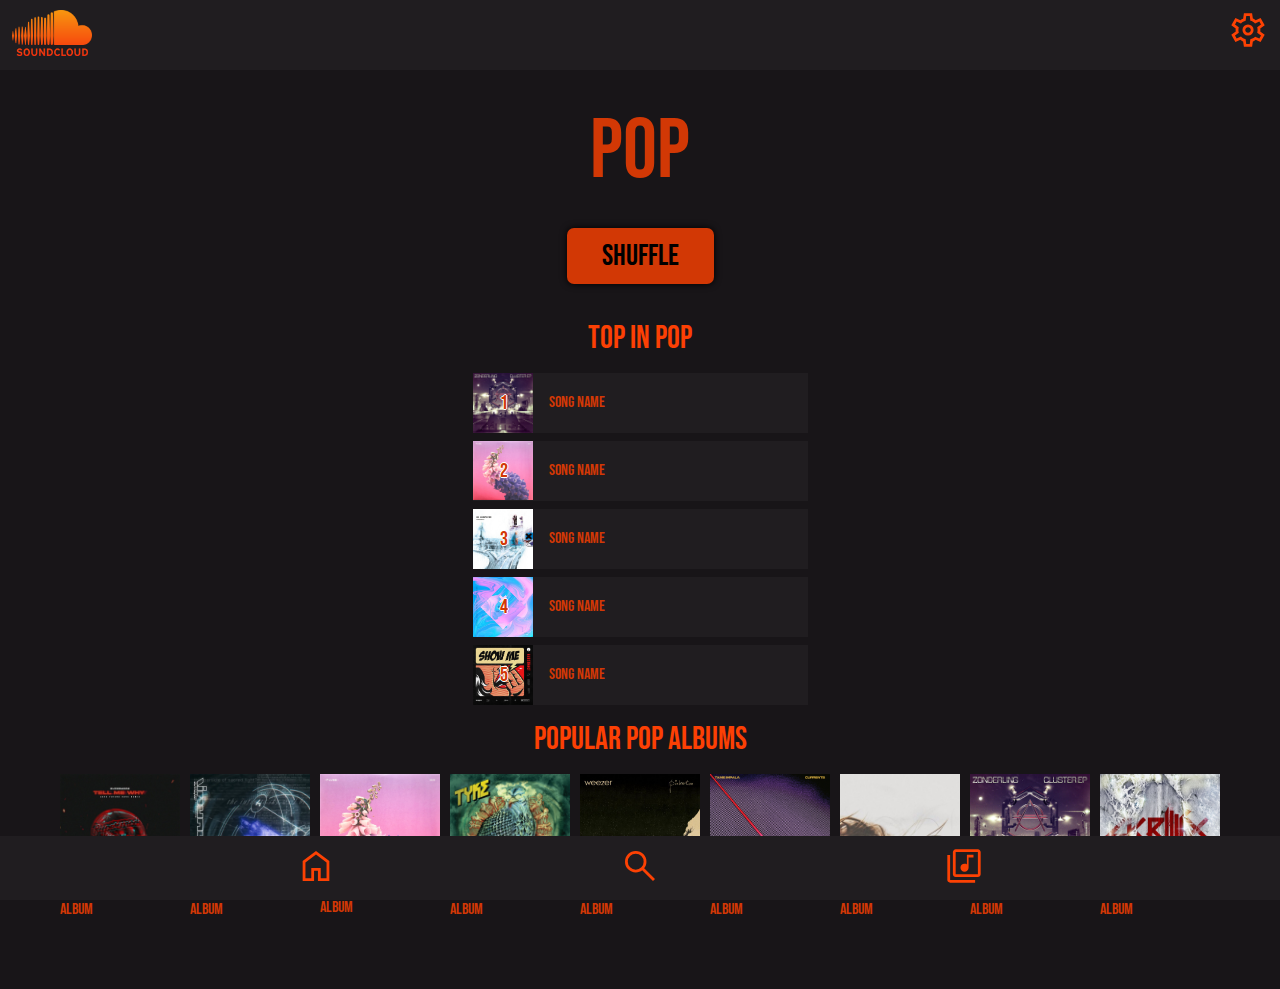
<file: pop.html>
<!DOCTYPE html>
<html lang="en">

<head>
  <meta charset="UTF-8">
  <meta http-equiv="X-UA-Compatible" content="IE=edge">
  <meta name="viewport" content="width=device-width, initial-scale=1.0">
  <title>SoundCloud</title>
  <link rel="stylesheet" href="./css/main.css">
  <link rel="stylesheet" href="./css/playlist.css">
  <link rel="icon" type="image/png" href="images/favicon (5).ico">

  <link rel="preconnect" href="https://fonts.googleapis.com">
  <link rel="preconnect" href="https://fonts.gstatic.com" crossorigin>
  <link href="https://fonts.googleapis.com/css2?family=Creepster&display=swap" rel="stylesheet">

  <link rel="preconnect" href="https://fonts.googleapis.com">
  <link rel="preconnect" href="https://fonts.gstatic.com" crossorigin>
  <link href="https://fonts.googleapis.com/css2?family=Bebas+Neue&display=swap" rel="stylesheet">
</head>


<body>

  <header>

    <a href="index.html"><img class="logo" src="/images/SClogo.png" alt="Logo"></a>
    <a href="settings.html"><img class="icon" src="/icons/settings.svg" alt="settings"></a>

  </header>

  <div class=curPly>
   
    
     <div class="songNameBig">
           pop
        </div> 
    <a href="song.html" class="secretLink"> 
      <div class="shuffle">
        Shuffle
      </div>
    </a>
    </div>  
    
    <div class="centTxt">
        Top in pop
      </div>
    
      
        <div class="chartRowA">
        <a href="song.html" class="secretLink">
         <div class="trackA">
            <img class="smallCover albumImage" alt="album cover">
            <p>song name</p>
            <p class="posNum">1</p>
          </div>
        </a>
        <a href="song.html" class="secretLink">
          <div class="trackA">
             <img class="smallCover albumImage" alt="album cover">
             <p>song name</p>
             <p class="posNum">2</p>
           </div>
         </a>
         <a href="song.html" class="secretLink">
          <div class="trackA">
             <img class="smallCover albumImage" alt="album cover">
             <p>song name</p> 
             <p class="posNum">3</p>
           </div>
         </a>
         <a href="song.html" class="secretLink">
          <div class="trackA">
             <img class="smallCover albumImage" alt="album cover">
             <p>song name</p>
             <p class="posNum">4</p>
           </div>
         </a>
         <a href="song.html" class="secretLink">
          <div class="trackA">
             <img class="smallCover albumImage" alt="album cover">
             <p>song name</p>
             <p class="posNum">5</p>
           </div>
         </a> 
        </div>
    </div>

    <div class="centTxt">
        popular pop albums
      </div>

        <div class="Recommendedart">
            <div class="displayA"> 
              <a href="album.html" class="secretLink">
                <img class="cover albumImage" alt="album cover">
              </a>
              <p>Album</p>
            </div>   
            <div class="displayA">
              <a href="album.html" class="secretLink">
                <img class="cover albumImage" alt="album cover">
              </a>
              <p>Album</p>
            </div>
            <div class="displayA">
              <a href="album.html" class="secretLink">
                <img class="cover albumImage" alt="album cover">
              </a>
              <p>Album</p>
            </div>
            <div class="displayA">
              <a href="album.html" class="secretLink">
                <img class="cover albumImage" alt="album cover">
              </a>
              <p>Album</p>
            </div>
            <div class="displayA">
              <a href="album.html" class="secretLink">
                <img class="cover albumImage" alt="album cover">
              </a>
              <p>Album</p>
            </div>
            <div class="displayA">
              <a href="album.html" class="secretLink">
                <img class="cover albumImage" alt="album cover">
              </a>
              <p>Album</p>
            </div>
            <div class="displayA">
              <a href="album.html" class="secretLink">
                <img class="cover albumImage" alt="album cover">
              </a>
              <p>Album</p>
            </div>
            <div class="displayA">
              <a href="album.html" class="secretLink">
                <img class="cover albumImage" alt="album cover">
              </a>
              <p>Album</p>
            </div>
            <div class="displayA">
              <a href="album.html" class="secretLink">
                <img class="cover albumImage" alt="album cover">
              </a>
              <p>Album</p>
            </div>
        </div> 
   

   

  <footer>

    <a href="index.html"><img class="icon" src="/icons/home.svg" alt="home"></a>
    <a href="search.html"><img class="icon" src="/icons/search.svg" alt="search"></a>
    <a href="library.html"><img class="icon" src="/icons/library_music.svg" alt="library"></a>


  </footer>


</body>

<script src="script.js"></script>

</html>
</file>
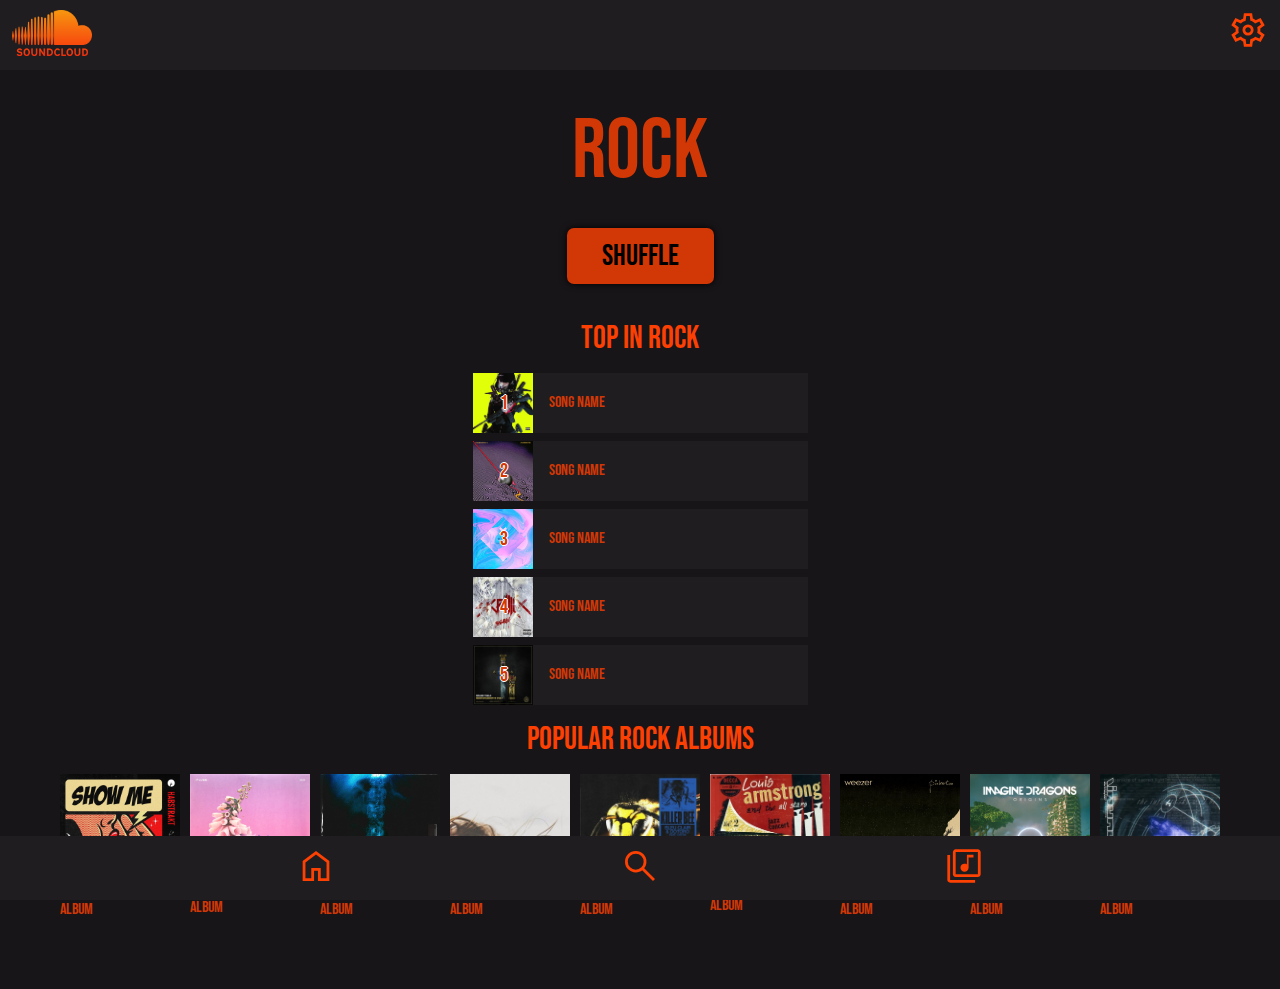
<file: rock.html>
<!DOCTYPE html>
<html lang="en">

<head>
  <meta charset="UTF-8">
  <meta http-equiv="X-UA-Compatible" content="IE=edge">
  <meta name="viewport" content="width=device-width, initial-scale=1.0">
  <title>SoundCloud</title>
  <link rel="stylesheet" href="./css/main.css">
  <link rel="stylesheet" href="./css/playlist.css">
  <link rel="icon" type="image/png" href="images/favicon (5).ico">

  <link rel="preconnect" href="https://fonts.googleapis.com">
  <link rel="preconnect" href="https://fonts.gstatic.com" crossorigin>
  <link href="https://fonts.googleapis.com/css2?family=Creepster&display=swap" rel="stylesheet">

  <link rel="preconnect" href="https://fonts.googleapis.com">
  <link rel="preconnect" href="https://fonts.gstatic.com" crossorigin>
  <link href="https://fonts.googleapis.com/css2?family=Bebas+Neue&display=swap" rel="stylesheet">
</head>


<body>

  <header>

    <a href="index.html"><img class="logo" src="/images/SClogo.png" alt="Logo"></a>
    <a href="settings.html"><img class="icon" src="/icons/settings.svg" alt="settings"></a>

  </header>

  <div class=curPly>
   
    
     <div class="songNameBig">
           rock
        </div> 
    <a href="song.html" class="secretLink"> 
      <div class="shuffle">
        Shuffle
      </div>
    </a>
    </div>  
    
    <div class="centTxt">
        Top in Rock
      </div>
    
      
        <div class="chartRowA">
        <a href="song.html" class="secretLink">
         <div class="trackA">
            <img class="smallCover albumImage" alt="album cover">
            <p>song name</p>
            <p class="posNum">1</p>
          </div>
        </a>
        <a href="song.html" class="secretLink">
          <div class="trackA">
             <img class="smallCover albumImage" alt="album cover">
             <p>song name</p>
             <p class="posNum">2</p>
           </div>
         </a>
         <a href="song.html" class="secretLink">
          <div class="trackA">
             <img class="smallCover albumImage" alt="album cover">
             <p>song name</p> 
             <p class="posNum">3</p>
           </div>
         </a>
         <a href="song.html" class="secretLink">
          <div class="trackA">
             <img class="smallCover albumImage" alt="album cover">
             <p>song name</p>
             <p class="posNum">4</p>
           </div>
         </a>
         <a href="song.html" class="secretLink">
          <div class="trackA">
             <img class="smallCover albumImage" alt="album cover">
             <p>song name</p>
             <p class="posNum">5</p>
           </div>
         </a> 
        </div>
    </div>

    <div class="centTxt">
        popular rock albums
      </div>

        <div class="Recommendedart">
            <div class="displayA"> 
              <a href="album.html" class="secretLink">
                <img class="cover albumImage" alt="album cover">
              </a>
              <p>Album</p>
            </div>   
            <div class="displayA">
              <a href="album.html" class="secretLink">
                <img class="cover albumImage" alt="album cover">
              </a>
              <p>Album</p>
            </div>
            <div class="displayA">
              <a href="album.html" class="secretLink">
                <img class="cover albumImage" alt="album cover">
              </a>
              <p>Album</p>
            </div>
            <div class="displayA">
              <a href="album.html" class="secretLink">
                <img class="cover albumImage" alt="album cover">
              </a>
              <p>Album</p>
            </div>
            <div class="displayA">
              <a href="album.html" class="secretLink">
                <img class="cover albumImage" alt="album cover">
              </a>
              <p>Album</p>
            </div>
            <div class="displayA">
              <a href="album.html" class="secretLink">
                <img class="cover albumImage" alt="album cover">
              </a>
              <p>Album</p>
            </div>
            <div class="displayA">
              <a href="album.html" class="secretLink">
                <img class="cover albumImage" alt="album cover">
              </a>
              <p>Album</p>
            </div>
            <div class="displayA">
              <a href="album.html" class="secretLink">
                <img class="cover albumImage" alt="album cover">
              </a>
              <p>Album</p>
            </div>
            <div class="displayA">
              <a href="album.html" class="secretLink">
                <img class="cover albumImage" alt="album cover">
              </a>
              <p>Album</p>
            </div>
        </div> 
   

   

  <footer>

    <a href="index.html"><img class="icon" src="/icons/home.svg" alt="home"></a>
    <a href="search.html"><img class="icon" src="/icons/search.svg" alt="search"></a>
    <a href="library.html"><img class="icon" src="/icons/library_music.svg" alt="library"></a>


  </footer>


</body>

<script src="script.js"></script>

</html>
</file>
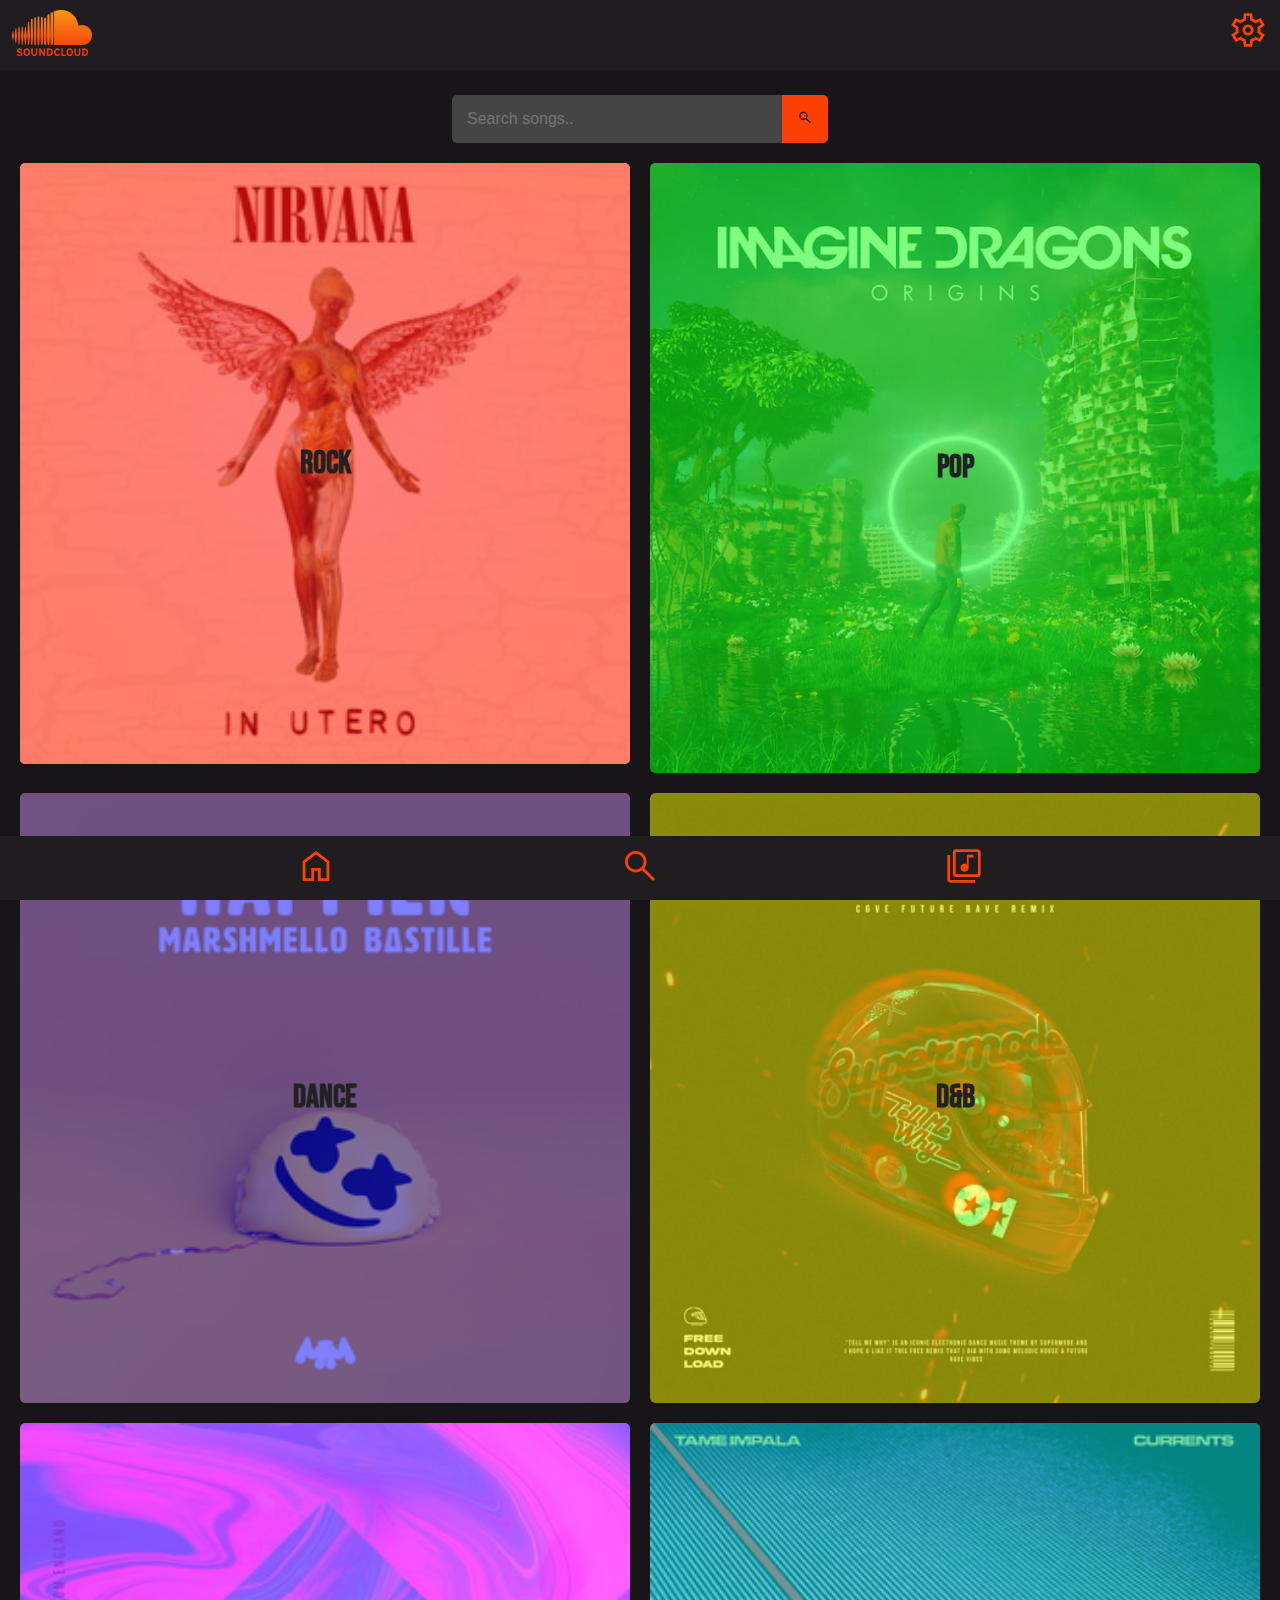
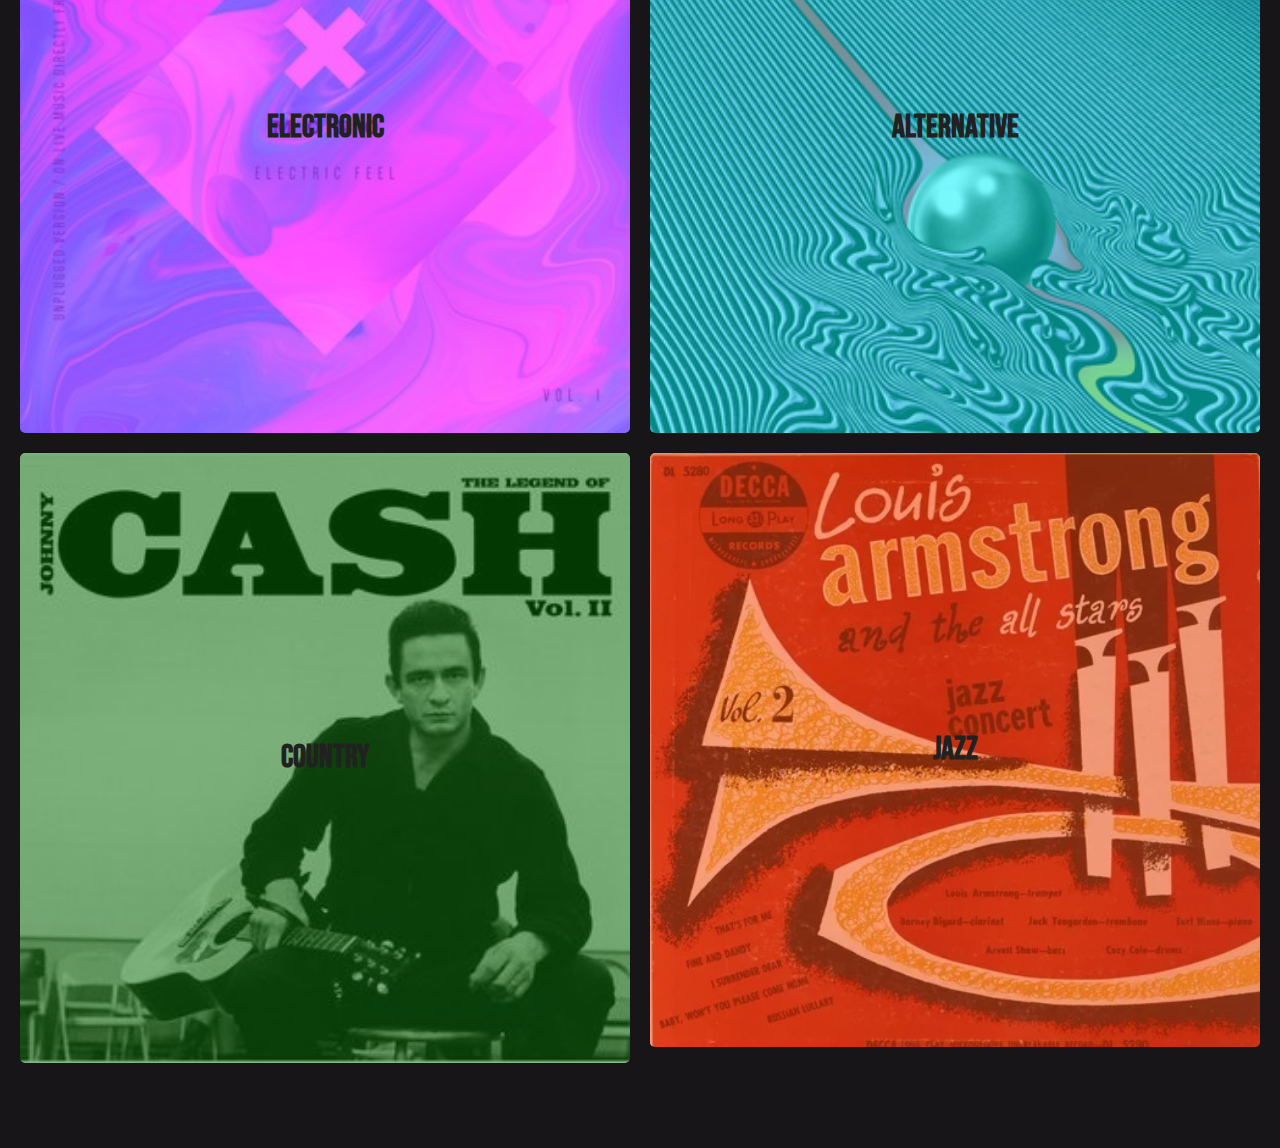
<file: search.html>
<!DOCTYPE html>
<html lang="en">

<head>
  <meta charset="UTF-8">
  <meta http-equiv="X-UA-Compatible" content="IE=edge">
  <meta name="viewport" content="width=device-width, initial-scale=1.0">
  <title>SoundCloud</title>
  <link rel="stylesheet" href="./css/main.css">
  <link rel="stylesheet" href="./css/search.css">
  <link rel="icon" type="image/png" href="images/favicon (5).ico">

  <link rel="preconnect" href="https://fonts.googleapis.com">
  <link rel="preconnect" href="https://fonts.gstatic.com" crossorigin>
  <link href="https://fonts.googleapis.com/css2?family=Creepster&display=swap" rel="stylesheet">

  <link rel="preconnect" href="https://fonts.googleapis.com">
  <link rel="preconnect" href="https://fonts.gstatic.com" crossorigin>
  <link href="https://fonts.googleapis.com/css2?family=Bebas+Neue&display=swap" rel="stylesheet">
</head>


<body>

  <header>

    <a href="index.html"><img class="logo" src="/images/SClogo.png" alt="Logo"></a>
    <a href="settings.html"><img class="icon" src="/icons/settings.svg" alt="settings"></a>

  </header>



  <div class="search-container">
    <form>
      <input type="text" placeholder="Search songs..">
      <button type="submit"><img src="icons/search.svg" alt="Search"></button>
    </form>
  </div>


  <div class="grid-container">
    <a href="rock.html" class="grid-item">
      <div class="grid-item"> 
        <img src="Album Art/Nirvana_album_cover.jpg">
        <div class="overlay">
          <div class="text">ROCK</div>
        </div>
      </div>
    </a> 
    <a href="pop.html" class="grid-item">
      <div class="grid-item"> 
        <img src="Album Art/imagine_dragons_origins.webp">
        <div class="overlay">
          <div class="text">POP</div>
        </div>
      </div>
    </a>
    <a href="search.html" class="grid-item">
      <div class="grid-item">
        <img src="Album Art/Marshmello.png">
        <div class="overlay">
          <div class="text">DANCE</div>
        </div>
      </div>
    </a>
    <a href="search.html" class="grid-item">
      <div class="grid-item">
        <img src="Album Art/tellmewhy.jpg">
        <div class="overlay">
          <div class="text">D&B</div>
        </div>
      </div>
    </a>
    <a href="search.html" class="grid-item">
      <div class="grid-item">
        <img src="Album Art/elect.jpg">
        <div class="overlay">
          <div class="text">ELECTRONIC</div>
        </div>
      </div>
    </a>
    <a href="search.html" class="grid-item">
      <div class="grid-item">
        <img src="Album Art/Tame_Impala.png">
        <div class="overlay">
          <div class="text">ALTERNATIVE</div>
        </div>
      </div>
    </a>
    <a href="search.html" class="grid-item">
      <div class="grid-item">
        <img src="Album Art/johnny.jpg">
        <div class="overlay">
          <div class="text">COUNTRY</div>
        </div>
      </div>
    </a>
    <a href="search.html" class="grid-item">
      <div class="grid-item">
        <img src="Album Art/jazz.webp">
        <div class="overlay">
          <div class="text">JAZZ</div>
        </div>
      </div>
    </a>
  </div>




  <footer>

    <a href="index.html"><img class="icon" src="/icons/home.svg" alt="home"></a>
    <a href="search.html"><img class="icon" src="/icons/search.svg" alt="search"></a>
    <a href="library.html"><img class="icon" src="/icons/library_music.svg" alt="library"></a>


  </footer>


</body>

<script src="script.js"></script>

</html>
</file>
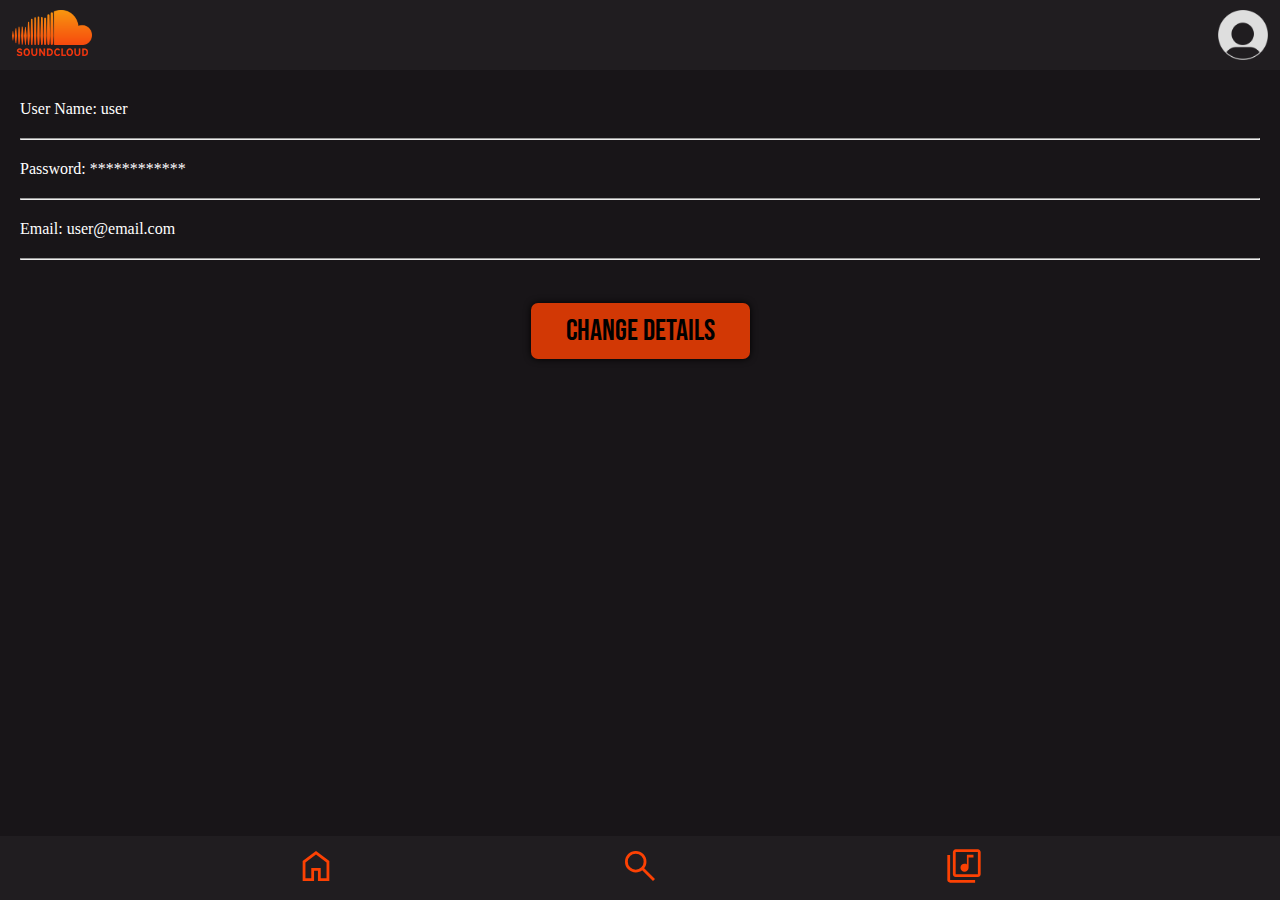
<file: settings.html>
<!DOCTYPE html>
<html lang="en">

<head>
  <meta charset="UTF-8">
  <meta http-equiv="X-UA-Compatible" content="IE=edge">
  <meta name="viewport" content="width=device-width, initial-scale=1.0">
  <title>SoundCloud</title>
  <link rel="stylesheet" href="./css/main.css">
  <link rel="stylesheet" href="./css/settings.css">
  <link rel="icon" type="image/png" href="images/favicon (5).ico">

  <link rel="preconnect" href="https://fonts.googleapis.com">
  <link rel="preconnect" href="https://fonts.gstatic.com" crossorigin>
  <link href="https://fonts.googleapis.com/css2?family=Creepster&display=swap" rel="stylesheet">

  <link rel="preconnect" href="https://fonts.googleapis.com">
  <link rel="preconnect" href="https://fonts.gstatic.com" crossorigin>
  <link href="https://fonts.googleapis.com/css2?family=Bebas+Neue&display=swap" rel="stylesheet">
</head>


<body>

  <header>

    <a href="index.html"><img class="logo" src="/images/SClogo.png" alt="Logo"></a>
    <img class="pfp" src="/icons/Default_pfp.png" alt="pfp">

  </header>

<div class="personalSetting">
  <p>User Name:    user</p>
<hr>
  <p>Password:     ************</p>
<hr>
  <p>Email:    user@email.com</p>
<hr>
</div>

<div class="change">
  <div class="shuffle">change details</div> 
</div>

  <footer>

    <a href="index.html"><img class="icon" src="/icons/home.svg" alt="home"></a>
    <a href="search.html"><img class="icon" src="/icons/search.svg" alt="search"></a>
    <a href="library.html"><img class="icon" src="/icons/library_music.svg" alt="library"></a>


  </footer>


</body>

<script src="script.js"></script>

</html>
</file>
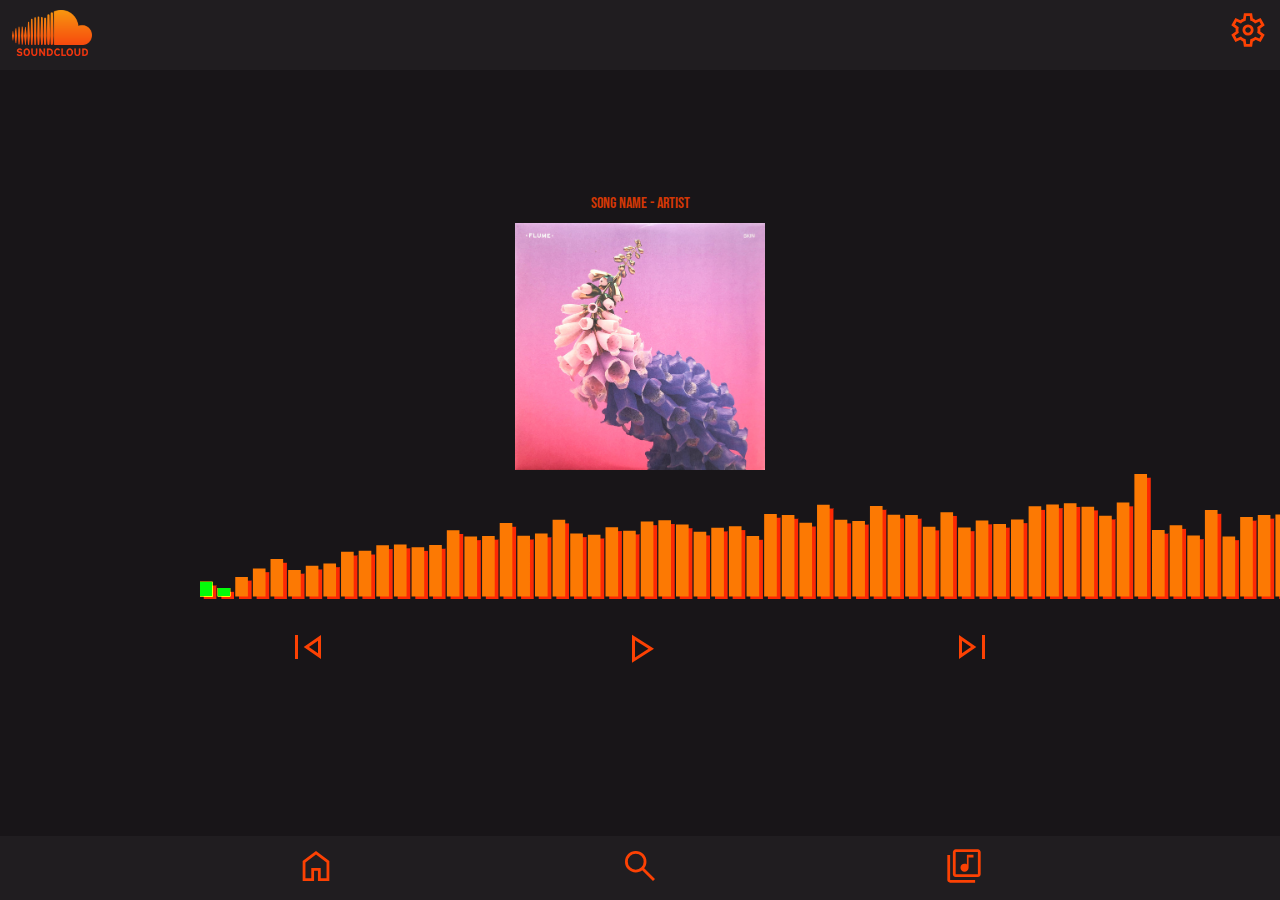
<file: song.html>
<!DOCTYPE html>
<html lang="en">

<head>
  <meta charset="UTF-8">
  <meta http-equiv="X-UA-Compatible" content="IE=edge">
  <meta name="viewport" content="width=device-width, initial-scale=1.0">
  <title>SoundCloud</title>
  <link rel="stylesheet" href="./css/main.css">
  <link rel="stylesheet" href="./css/song.css">
  <link rel="icon" type="image/png" href="images/favicon (5).ico">

  <link rel="preconnect" href="https://fonts.googleapis.com">
  <link rel="preconnect" href="https://fonts.gstatic.com" crossorigin>
  <link href="https://fonts.googleapis.com/css2?family=Creepster&display=swap" rel="stylesheet">

  <link rel="preconnect" href="https://fonts.googleapis.com">
  <link rel="preconnect" href="https://fonts.gstatic.com" crossorigin>
  <link href="https://fonts.googleapis.com/css2?family=Bebas+Neue&display=swap" rel="stylesheet">


</head>


<body>

    <header>

        <a href="index.html"><img class="logo" src="/images/SClogo.png" alt="Logo"></a>
        <a href="settings.html"><img class="icon" src="/icons/settings.svg" alt="settings"></a>
        
    </header>

    <div class="contentContainerSong">

    <div class=curPly>

        <div class="songName">
            song name - Artist
        </div>

    <img class="playing albumImage" alt="album cover">
    </div> 

    <div class="playMen" id="playMen">
        <img class="poBar" src="/images/progress.png" alt="settings">
        
    </div>
    

    <div class="playOp">
        <a href="song.html"><img class="iconPlay" src="/icons/previous.svg" alt="previous"></a>
        <img class="iconPlay" id="playButton" src="/icons/play.svg" alt="play">
        <a href="song.html"><img class="iconPlay" src="/icons/skip.svg" alt="next"></a>
    </div>

    
</div>

    <footer>

        <a href="index.html"><img class="icon" src="/icons/home.svg" alt="home"></a>
        <a href="search.html"><img class="icon" src="/icons/search.svg" alt="search"></a>
        <a href="library.html"><img class="icon" src="/icons/library_music.svg" alt="library"></a>
    
    
      </footer>
    
    
</body>
    
    <script src="script.js"></script>
    
</html>
</file>
<file: css/main.css>
body {
  margin: 0;
  background-color: rgba(24, 21, 24, 255);
}

header {
  display: flex;
  flex-direction: row;
  justify-content: space-between;
  background-color: rgba(32, 29, 32, 255);
  color: rgb(252, 64, 4);
  padding: 10px 12px;
  position: sticky;
  top: 0;
  z-index: 1;
  /* box-shadow: 0px 0px 7px; */
}

.secretLink {
  color: inherit;
  text-decoration: none;
}

.contentContainer {
  margin-bottom: 65px;
}

.disTxt {
  color: rgb(252, 64, 4);
  padding: 10px 12px;
  font-size: 2rem;
  /* font-family: 'Creepster', cursive; */
  font-family: "Bebas Neue", cursive;
}

.centTxt {
  color: rgb(252, 64, 4);
  padding: 15px 12px;
  font-size: 2rem;
  /* font-family: 'Creepster', cursive; */
  font-family: "Bebas Neue", cursive;
  text-align: center;
}

.Recommended {
  display: flex;
  flex-direction: row;
  gap: 1rem;
  overflow-x: scroll;
  padding: 0 1rem;
}

.Recommended::-webkit-scrollbar {
  width: 0 !important;
}

.display {
  display: flex;
  flex-direction: column;
  width: 120px;
  word-wrap: break-word;
}

.display p {
  color: rgb(210, 56, 5);
  margin: 0;
  padding-top: 2px;
  font-family: "Bebas Neue", cursive;
}

.cover {
  width: 120px;
}

.smallCover {
  width: 60px;
}

.track {
  display: flex;
  flex-direction: row;
  justify-content: left;
  align-items: center;
  position: relative;
  gap: 1rem;
  color: rgb(210, 56, 5);
  background-color: rgb(32, 29, 32, 255);
  height: 60px;
  width: 335px;
  font-family: "Bebas Neue", cursive;
}

.posNum {
  font-size: 20px;
  position: absolute;
  right: 300px;
  text-shadow: -1px 0 rgb(255, 255, 255), 0 1px rgb(255, 255, 255), 1px 0 rgb(255, 255, 255), 0 -1px rgb(255, 255, 255);
}

.chartRow {
  display: flex;
  flex-direction: column;
  justify-content: center;
  gap: 0.5rem;
  padding: 0 1rem;
  scroll-snap-align: center;
}

.topChart {
  display: flex;
  flex-direction: row;
  overflow-x: scroll;
  padding-right: 45px;
  scroll-snap-type: x mandatory;
}

.topChart::-webkit-scrollbar {
  width: 0 !important;
}

footer {
  display: flex;
  flex-direction: row;
  justify-content: space-evenly;
  background-color: rgb(32, 29, 32, 255);
  color: rgb(252, 64, 4);
  padding: 10px 12px;
  bottom: 0;
  z-index: 1;
  position: fixed;
  left: 0;
  right: 0;
}

.logo {
  width: 80px;
}

@keyframes gay {
  0% {
    filter: invert(0.5) sepia(1) hue-rotate(0deg) saturate(5)
      drop-shadow(0px 0px 5px white);
    transform: rotate(0deg);
  }
  100% {
    filter: invert(0.5) sepia(1) hue-rotate(360deg) saturate(5)
      drop-shadow(0px 0px 5px white);
    transform: rotate(360deg);
  }
}

.icon {
  filter: invert(41%) sepia(68%) saturate(6888%) hue-rotate(2deg)
    brightness(104%) contrast(98%);
}

.icon:hover {
  animation: gay 1s linear infinite;
}
</file>
<file: css/search.css>
.search-container {
    display: flex;
    justify-content: center;
    margin-top: 25px;
  }
  
  form {
    display: flex;
    align-items: center;
  }
  
  input[type="text"] {
    padding: 15px;
    border: none;
    border-radius: 5px 0 0 5px;
    font-size: 16px;
    width: 300px;
    background-color: rgb(69, 69, 69);
    color: rgb(210, 56, 5);
  }
  
  input[type="text"]:focus {
    outline: none;
  }
  
  button[type="submit"] {
    padding: 15px 15px;
    background-color: rgb(252, 64, 4);
    border: none;
    border-radius: 0 5px 5px 0;
    cursor: pointer;
  }
  
  button[type="submit"] img {
    height: 15px;
    width: 16px;
    max-height: 48px;
  }
  
  button[type="submit"]:active {
    background-color: rgb(210, 56, 5);
  }
  
  .grid-container {
    display: grid;
    grid-template-columns: repeat(2, 1fr);
    gap: 20px;
    margin: 20px;
    padding-bottom: 65px;
  }
  
  .grid-item {
    position: relative;
    overflow: hidden;
    border-radius: 5px;
  }
  
  .grid-item img {
    display: block;
    width: 100%;
    height: auto;
  }
  
  .overlay {
    position: absolute;
    top: 0;
    bottom: 0;
    left: 0;
    right: 0;
    display: flex;
    justify-content: center;
    align-items: center;
    background-color: rgba(0, 0, 0, 0.5);
    opacity: 0.8;
  }
  
  .text {
    color: rgb(33, 33, 33);
    font-size: 2rem;
    text-align: center;
    font-weight: bold;
    font-family: "Bebas Neue", cursive;
  }
  
  .grid-item:nth-child(1) .overlay {
    background-color: rgba(255, 0, 0, 0.5);
  }
  
  .grid-item:nth-child(2) .overlay {
    background-color: rgba(0, 255, 0, 0.5);
  }
  
  .grid-item:nth-child(3) .overlay {
    background-color: rgba(0, 0, 255, 0.5);
  }
  
  .grid-item:nth-child(4) .overlay {
    background-color: rgba(255, 255, 0, 0.5);
  }
  
  .grid-item:nth-child(5) .overlay {
    background-color: rgba(255, 0, 255, 0.5);
  }
  
  .grid-item:nth-child(6) .overlay {
    background-color: rgba(0, 255, 255, 0.5);
  }
  
  .grid-item:nth-child(7) .overlay {
    background-color: rgba(7, 112, 5, 0.5);
  }
  .grid-item:nth-child(8) .overlay {
    background-color: rgba(252, 64, 4, 0.5);
  }
  
  .overlay,
  .text {
    opacity: 1;
    transition: opacity 0.3s ease-in-out;
  }
  
  .grid-item:hover .overlay,
  .grid-item:hover .text {
    opacity: 0.8;
  }
  
  /* ----------------------------------------- */
</file>
<file: css/playlist.css>
.playing {
    width: 200px;
}

.curPly {
    display: flex;
    flex-direction: column;
    text-align: center; 
    margin-top: 30px;
    align-items: center; 
  
}
.songName {
    color: rgb(210, 56, 5);
    font-family: "Bebas Neue", cursive;
    margin-bottom: 10px;
    margin-top: 30px;
    font-size: 30px;
  }            

  .libSto {
    display: flex;
    flex-direction: row;
    justify-content: left;
    position: relative;
    gap: 1rem;
    color: rgb(210, 56, 5);
    background-color: rgb(32, 29, 32, 255);
    height: 60px;
    width: 370px;
    align-items: center;
    font-family: "Bebas Neue", cursive;
  }


  .libList {
    display: flex;
    flex-direction: column;
    align-items: center;
    gap: 0.8rem;
    margin-bottom: 80px;
  }

  .smallCoverAdd {
    width: 60px;    
    filter: invert(0.3)
  }

  .shuffle {
    font-family: "Bebas Neue", cursive;
    color: rgb(0, 0, 0);
    background-color: rgb(210, 56, 5); 
    margin-bottom: 20px;
    padding-top: 10px;
    padding-bottom: 10px;
    padding-left: 35px;
    padding-right: 35px;
    box-shadow: 0px 0px 7px;
    max-width: 200px;
    font-size: 30px;
    border-radius: 7px;
  }

  .trackA {
    display: flex;
    flex-direction: row;
    justify-content: left;
    align-items: center;
    position: relative;
    gap: 1rem;
    color: rgb(210, 56, 5);
    background-color: rgb(32, 29, 32, 255);
    height: 60px;
    width: 335px;
    font-family: "Bebas Neue", cursive;
  }

  .chartRowA {
    display: flex;
    flex-direction: column;
    justify-content: center;
    gap: 0.5rem;
    padding: 0 1rem;
    align-items: center;
  }

  .Recommendedart {
    display: flex;
    flex-wrap: wrap;
    justify-content: center; 
    margin-bottom: 70px;  
    margin-left: 10px;
  }

  .displayA {
    display: flex;
    flex-direction: column;
    width: 130px; 
    word-wrap: break-word; 
  }

  .displayA p {
    color: rgb(210, 56, 5);
    margin: 0;
    padding-top: 2px;
    font-family: "Bebas Neue", cursive;
  }
  
  .songNameA {
    color: rgb(210, 56, 5);
    font-family: "Bebas Neue", cursive;
    margin-bottom: 10px;
    margin-top: 30px;
    font-size: 30px;
  }   

  .songNameBig {
    color: rgb(210, 56, 5);
    font-family: "Bebas Neue", cursive;
    margin-bottom: 25px;
    font-size: 85px; 
  }
</file>
<file: css/library.css>
.libDir {
  color: rgb(252, 64, 4);
  padding: 15px 12px;
  font-size: 2rem;
  font-family: "Bebas Neue", cursive;
  text-align: center;

  display: flex;
  flex-direction: row;
  justify-content: space-evenly;
}



.search-container {
    display: flex;
    justify-content: center;
    margin-top: 0px;
    margin-bottom: 20px;
  }
  form {
    display: flex;
    align-items: center;
  }
  
  input[type="text"] {
    padding: 15px;
    border: none;
    border-radius: 5px 0 0 5px;
    font-size: 16px;
    width: 300px;
    background-color: rgb(69, 69, 69);
    color: rgb(210, 56, 5);
  }
  
  input[type="text"]:focus {
    outline: none;
  }
  
  button[type="submit"] {
    padding: 15px 15px;
    background-color: rgb(252, 64, 4);
    border: none;
    border-radius: 0 5px 5px 0;
    cursor: pointer;
  }
  
  button[type="submit"] img {
    height: 15px;
    width: 16px;
    max-height: 48px;
  }
  
  button[type="submit"]:active {
    background-color: rgb(210, 56, 5);
  }

  .libSto {
    display: flex;
    flex-direction: row;
    justify-content: left;
    position: relative;
    gap: 1rem;
    color: rgb(210, 56, 5);
    background-color: rgb(32, 29, 32, 255);
    height: 60px;
    width: 370px;
    align-items: center;
    font-family: "Bebas Neue", cursive;
  }


  .libList {
    display: flex;
    flex-direction: column;
    align-items: center;
    gap: 0.8rem;
    margin-bottom: 80px;
  }

  .smallCoverAdd {
    width: 60px;    
    filter: invert(0.3)
  }
</file>
<file: css/settings.css>
/*settings*/

.pfp {
    height: 50px;
  }

hr {
    margin: 20px;
}

.personalSetting {
  margin-top: 30px;
}

.personalSetting p {
  color: white;
  margin-left: 20px;
  margin-bottom: 0;
}

.shuffle {
  font-family: "Bebas Neue", cursive;
  color: rgb(0, 0, 0);
  background-color: rgb(210, 56, 5); 
  margin-bottom: 20px;
  margin-top: 23px;
  padding-top: 10px;
  padding-bottom: 10px;
  padding-left: 35px;
  padding-right: 35px;
  box-shadow: 0px 0px 7px;
  max-width: 200px;
  font-size: 30px;
  border-radius: 7px;
  text-decoration: none;
}

.change {
  display: flex;
  justify-content: center;
}
</file>
<file: css/song.css>
.playing {
    width: 250px;
}

.curPly {
    text-align: center; 
    margin-top: 30px;
}

.playMen {
    overflow-x: scroll;
    margin-bottom: 20px;
}

.playMen::-webkit-scrollbar {
  display: none;
}

.poBar { 
    filter: invert(21%) sepia(68%) saturate(6888%) hue-rotate(2deg)
    brightness(104%) contrast(98%);

    margin-left: 200px;
    margin-right: 200px;
}

.playOp {
    display: flex;
    flex-direction: row;
    justify-content: space-evenly;
}

.logo {
    width: 80px;
  }
   
  .iconPlay {
    filter: invert(41%) sepia(68%) saturate(6888%) hue-rotate(2deg)
      brightness(104%) contrast(98%);
  }
  
  .songName {
    color: rgb(210, 56, 5);
    font-family: "Bebas Neue", cursive;

    margin-bottom: 10px;
  }
  
  .contentContainerSong{
    height: 700px;
    display: flex;
    flex-direction: column;
    justify-content: center;

  }
</file>
